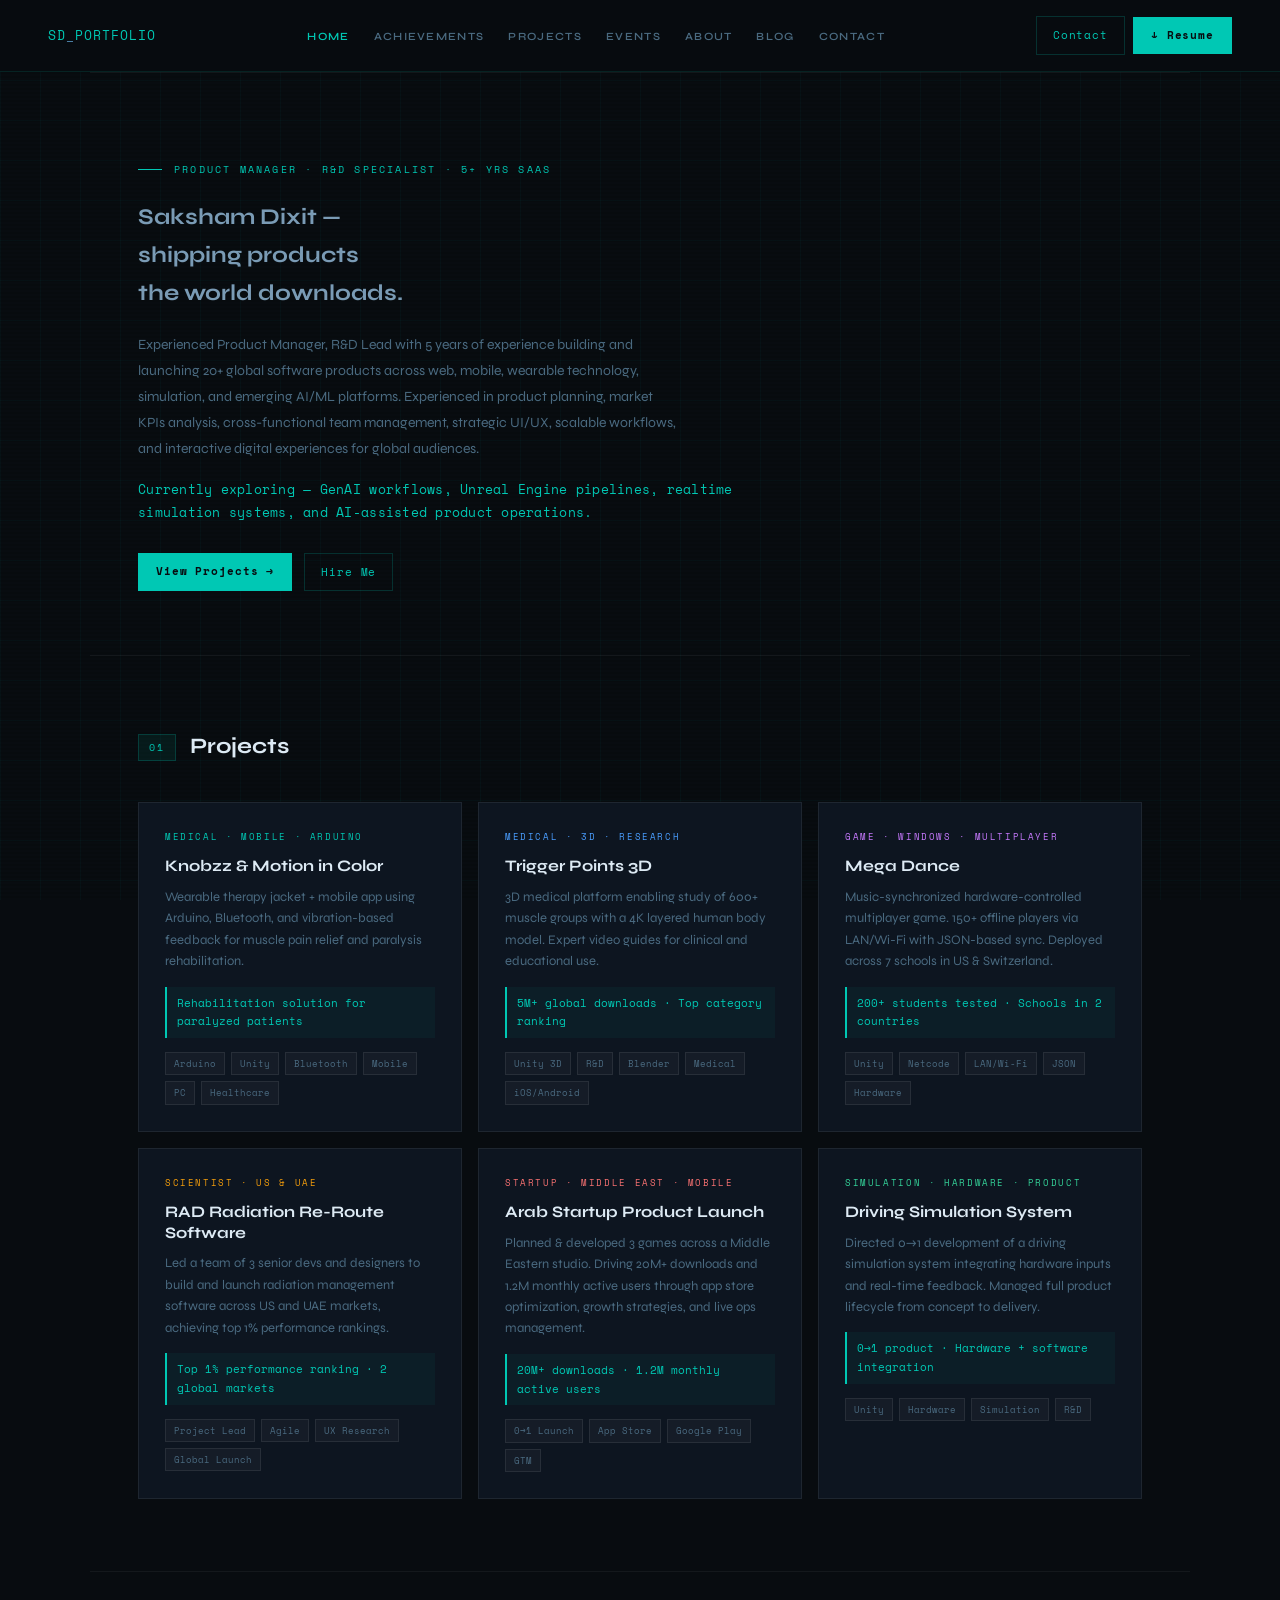
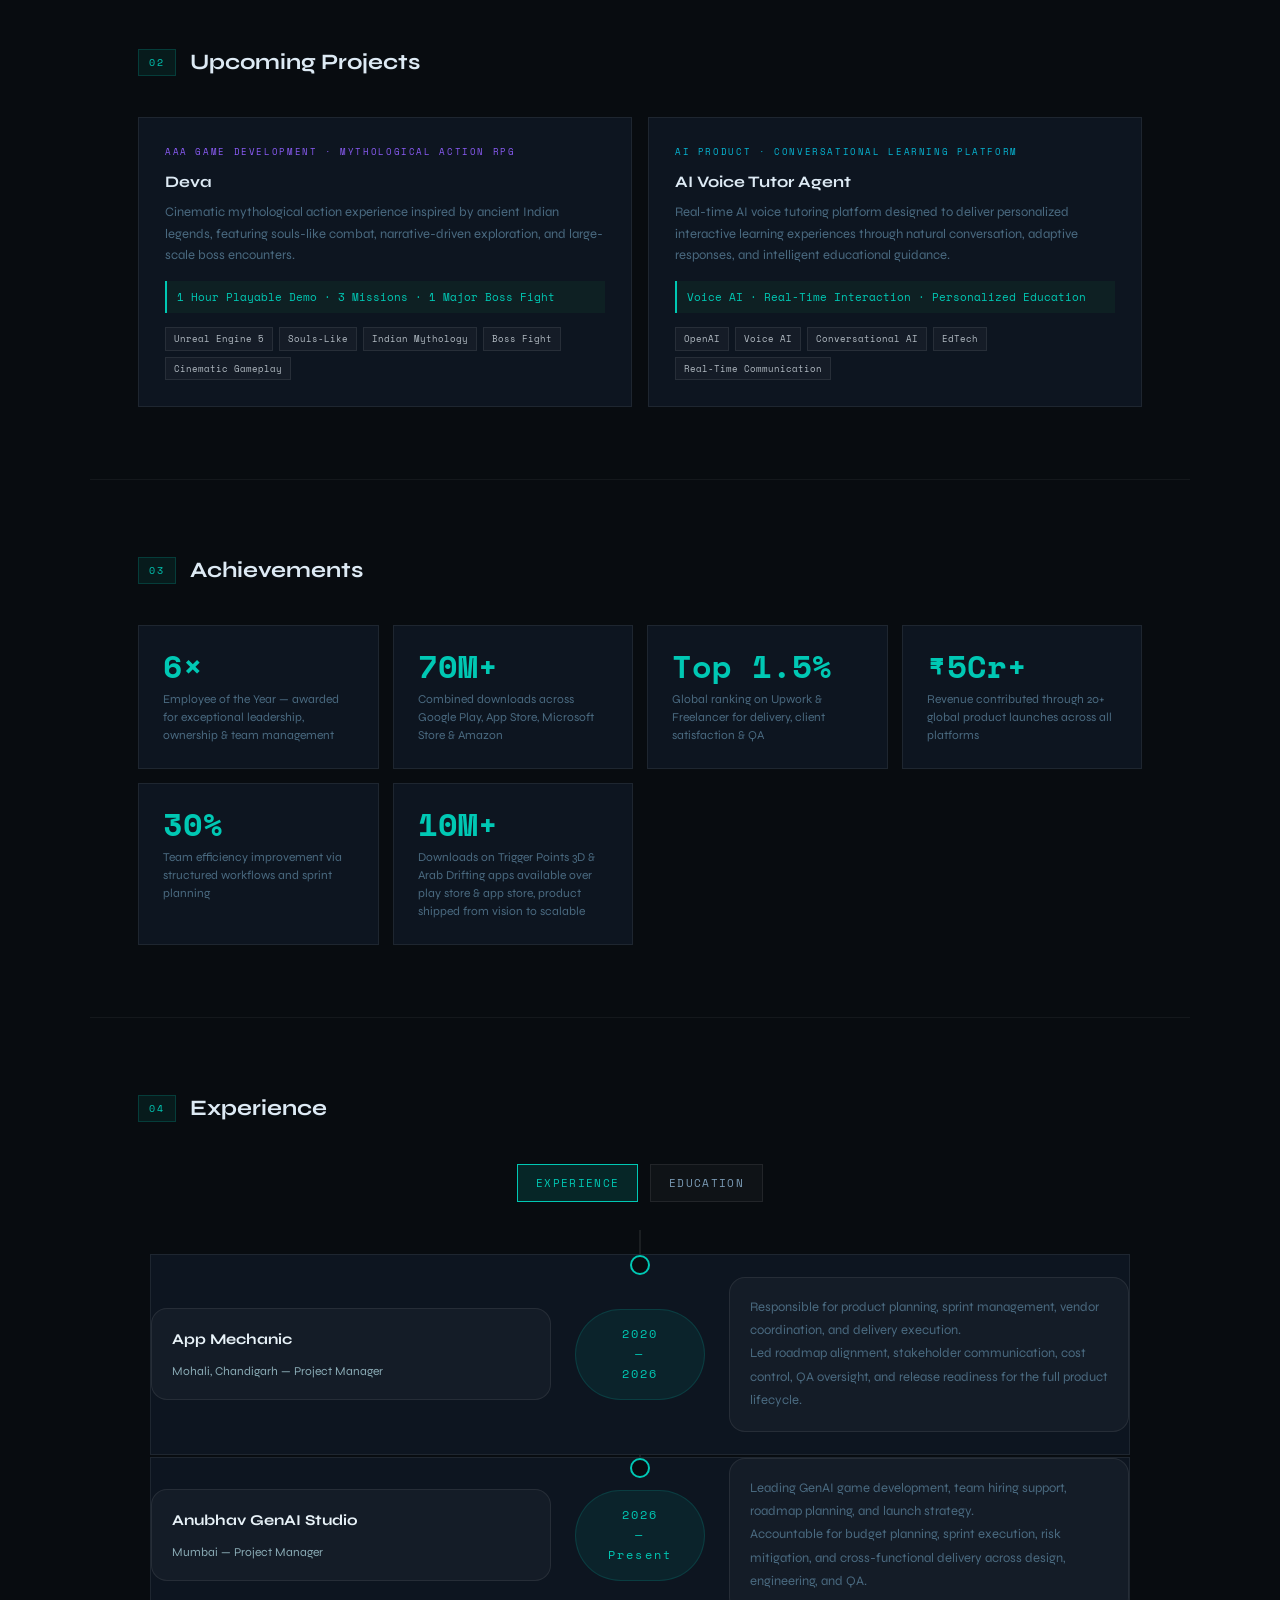
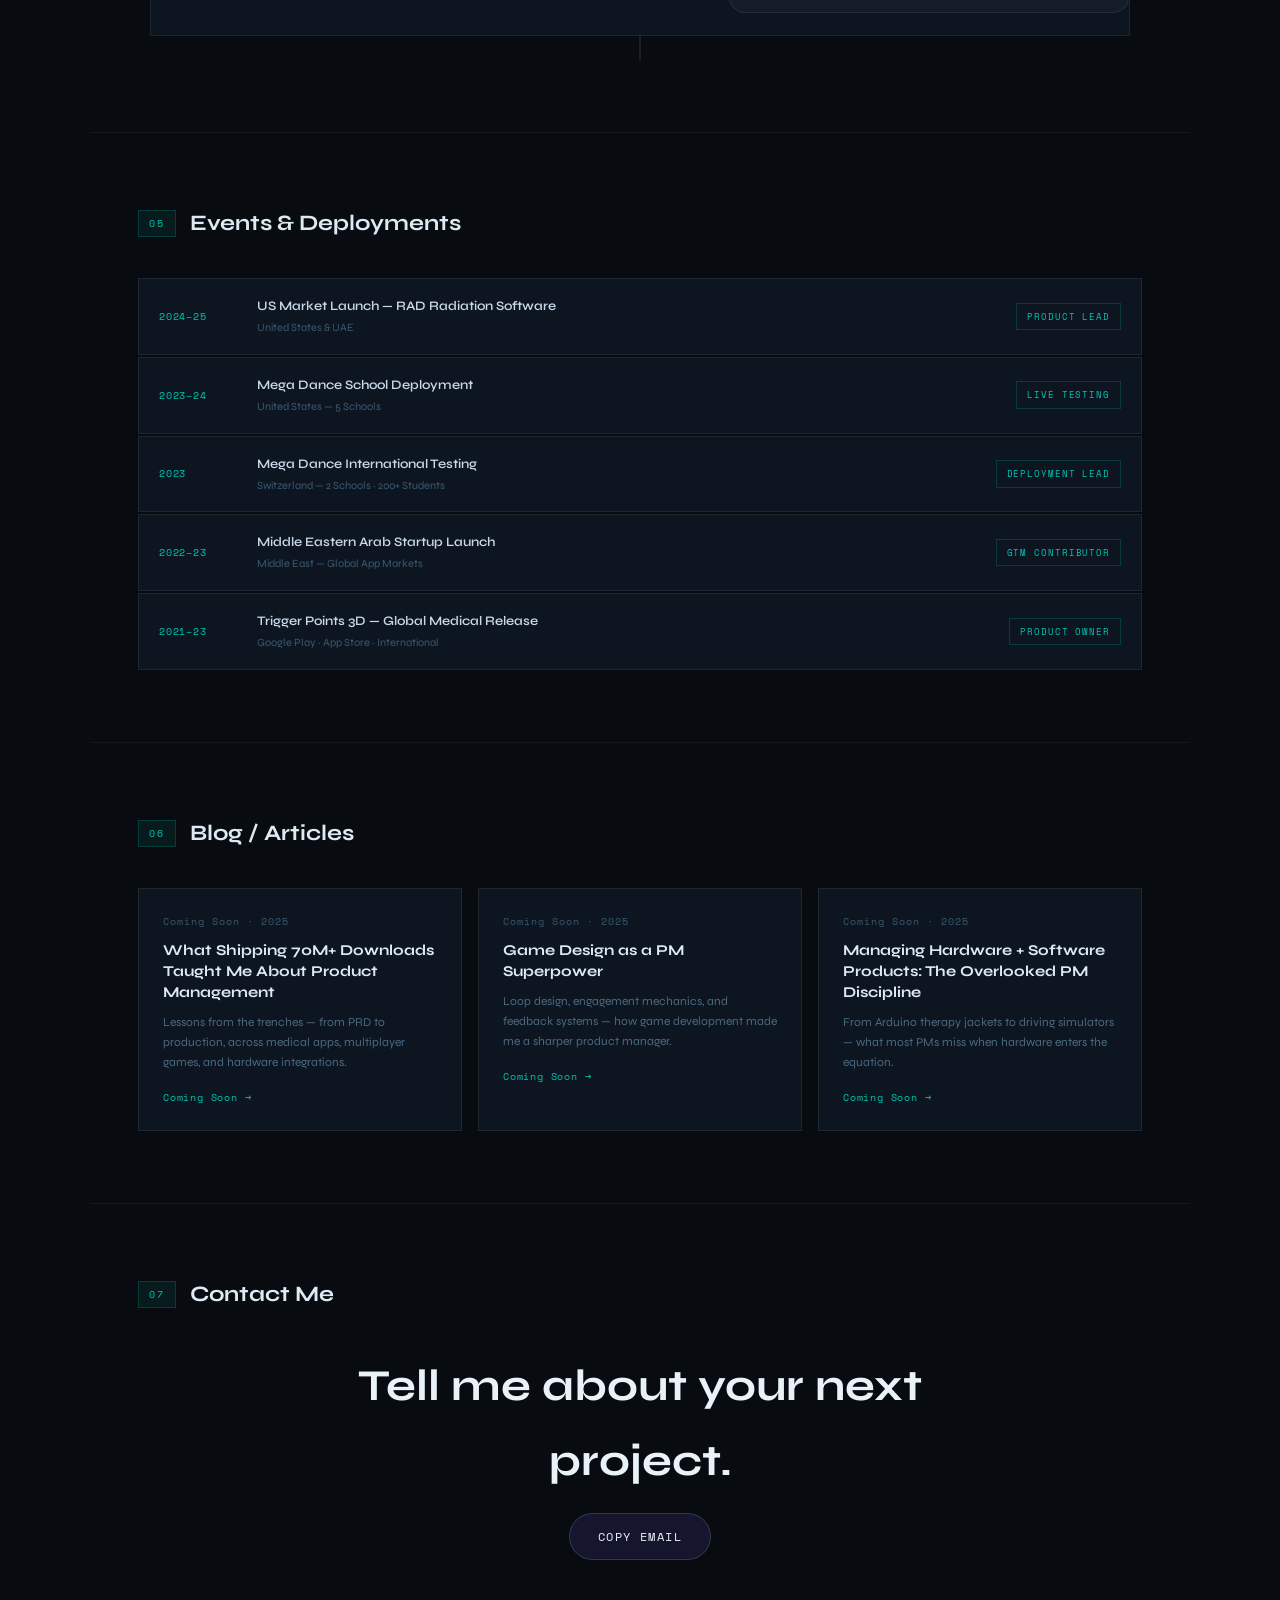
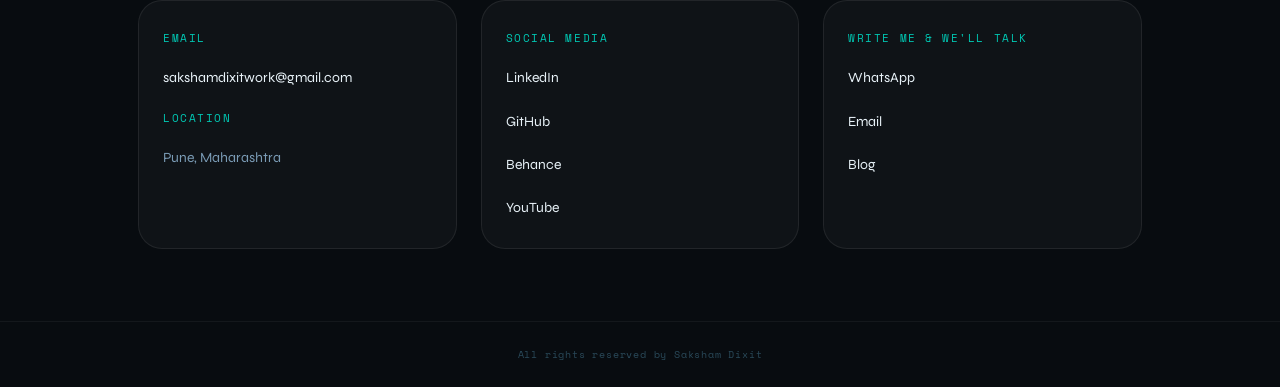
<file: index.html>
<!DOCTYPE html>
<html lang="en">
<head>
  <meta charset="UTF-8" />
  <meta name="viewport" content="width=device-width, initial-scale=1.0" />
  <title>Saksham Dixit — Project Manager & Unity R&D Lead</title>
  <meta name="description" content="Portfolio of Saksham Dixit — Experienced Project Manager, R&D Lead, and Game Developer with 70M+ downloads and 20+ global products shipped." />
  <link rel="preconnect" href="https://fonts.googleapis.com" />
  <link rel="preconnect" href="https://fonts.gstatic.com" crossorigin />
  <link href="https://fonts.googleapis.com/css2?family=Space+Mono:wght@400;700&family=Syne:wght@400;600;700;800&display=swap" rel="stylesheet" />
  <link rel="stylesheet" href="css/style.css" />
</head>
<body>

  <!-- BACKGROUND LAYERS -->
  <div class="grid-bg" aria-hidden="true"></div>
  <div class="scanline" aria-hidden="true"></div>

  <!-- NAVIGATION -->
  <nav id="navbar">
    <div class="logo">SD<span>_</span>PORTFOLIO</div>
    <button class="hamburger" id="hamburger" aria-label="Toggle menu">
      <span></span><span></span><span></span>
    </button>
    <ul class="nav-links" id="nav-links">
      <li><a href="#home">Home</a></li>
      <li><a href="#achievements">Achievements</a></li>
      <li><a href="#projects">Projects</a></li>
      
      <li><a href="#events">Events</a></li>
      <li><a href="#about">About</a></li>
      <li><a href="#blog">Blog</a></li>
      <li><a href="#contact">Contact</a></li>
    </ul>
    <div class="nav-ctas">
      <a href="#contact" class="btn-ghost">Contact</a>
      <a href="resume-pm.pdf" download class="btn-solid">↓ Resume</a>
    </div>
  </nav>

  <main>

    <!-- HERO -->
    <section class="hero" id="home">
      <div class="hero-tag">Product Manager · R&amp;D Specialist · 5+ Yrs SaaS</div>
      <h2>Saksham Dixit —<br>shipping products <br>the world downloads.</h2>
      <p class="hero-sub">
Experienced Product Manager, R&amp;D Lead with 5 years of experience building and launching 20+ global software products across web, mobile, wearable technology, simulation, and emerging AI/ML platforms. Experienced in product planning, market KPIs analysis, cross-functional team management, strategic UI/UX, scalable workflows, and interactive digital experiences for global audiences.
</p>
      <div class="currently">Currently exploring — GenAI workflows, Unreal Engine pipelines, realtime simulation systems, and AI-assisted product operations.</div>
      <div class="hero-ctas">
        <a href="#projects" class="btn-solid">View Projects →</a>
        <a href="#contact" class="btn-ghost">Hire Me</a>
      </div>
    
    </section>

    <!-- PROJECTS -->
    <section id="projects">
      <div class="sec-header">
        <span class="sec-tag">01</span>
        <span class="sec-title">Projects</span>
      </div>
      <div class="proj-grid">

        <div class="proj-card" data-project-id="knobzz-motion" tabindex="0" role="link" style="--a:#00c8b4;">
          <div class="proj-type">Medical · Mobile · Arduino</div>
          <div class="proj-title">Knobzz &amp; Motion in Color</div>
          <div class="proj-desc">Wearable therapy jacket + mobile app using Arduino, Bluetooth, and vibration-based feedback for muscle pain relief and paralysis rehabilitation.</div>
          <div class="proj-metric">Rehabilitation solution for paralyzed patients</div>
          <div class="tags">
            <span class="tag">Arduino</span><span class="tag">Unity</span><span class="tag">Bluetooth</span><span class="tag">Mobile</span><span class="tag">PC</span><span class="tag">Healthcare</span>
          </div>
        </div>

        <div class="proj-card" data-project-id="trigger-points-3d" tabindex="0" role="link" style="--a:#4a9eff;">
          <div class="proj-type">Medical · 3D · Research</div>
          <div class="proj-title">Trigger Points 3D</div>
          <div class="proj-desc">3D medical platform enabling study of 600+ muscle groups with a 4K layered human body model. Expert video guides for clinical and educational use.</div>
          <div class="proj-metric">5M+ global downloads · Top category ranking</div>
          <div class="tags">
            <span class="tag">Unity 3D</span><span class="tag">R&D</span><span class="tag">Blender</span><span class="tag">Medical</span><span class="tag">iOS/Android</span>
          </div>
        </div>

        <div class="proj-card" data-project-id="mega-dance" tabindex="0" role="link" style="--a:#c87aff;">
          <div class="proj-type">Game · Windows · Multiplayer</div>
          <div class="proj-title">Mega Dance</div>
          <div class="proj-desc">Music-synchronized hardware-controlled multiplayer game. 150+ offline players via LAN/Wi-Fi with JSON-based sync. Deployed across 7 schools in US &amp; Switzerland.</div>
          <div class="proj-metric">200+ students tested · Schools in 2 countries</div>
          <div class="tags">
            <span class="tag">Unity</span><span class="tag">Netcode</span><span class="tag">LAN/Wi-Fi</span><span class="tag">JSON</span><span class="tag">Hardware</span>
          </div>
        </div>

        <div class="proj-card" data-project-id="rad-radiation" tabindex="0" role="link" style="--a:#f59e0b;">
          <div class="proj-type">Scientist · US &amp; UAE</div>
          <div class="proj-title">RAD Radiation Re-Route Software</div>
          <div class="proj-desc">Led a team of 3 senior devs and designers to build and launch radiation management software across US and UAE markets, achieving top 1% performance rankings.</div>
          <div class="proj-metric">Top 1% performance ranking · 2 global markets</div>
          <div class="tags">
            <span class="tag">Project Lead</span><span class="tag">Agile</span><span class="tag">UX Research</span><span class="tag">Global Launch</span>
          </div>
        </div>

        <div class="proj-card" data-project-id="arab-startup" tabindex="0" role="link" style="--a:#f87171;">
          <div class="proj-type">Startup · Middle East · Mobile</div>
          <div class="proj-title">Arab Startup Product Launch</div>
          <div class="proj-desc">Planned & developed 3 games across a Middle Eastern studio. Driving 20M+ downloads and 1.2M monthly active users through app store optimization, growth strategies, and live ops management.</div>
          <div class="proj-metric">20M+ downloads · 1.2M monthly active users</div>
          <div class="tags">
            <span class="tag">0→1 Launch</span><span class="tag">App Store</span><span class="tag">Google Play</span><span class="tag">GTM</span>
          </div>
        </div>

        <div class="proj-card" data-project-id="driving-sim" tabindex="0" role="link" style="--a:#34d399;">
          <div class="proj-type">Simulation · Hardware · Product</div>
          <div class="proj-title">Driving Simulation System</div>
          <div class="proj-desc">Directed 0→1 development of a driving simulation system integrating hardware inputs and real-time feedback. Managed full product lifecycle from concept to delivery.</div>
          <div class="proj-metric">0→1 product · Hardware + software integration</div>
          <div class="tags">
            <span class="tag">Unity</span><span class="tag">Hardware</span><span class="tag">Simulation</span><span class="tag">R&D</span>
          </div>
        </div>

      </div>
    </section>

    <!-- UPCOMING PROJECTS -->
    <section id="upcoming-projects">
      <div class="sec-header">
        <span class="sec-tag">02</span>
        <span class="sec-title">Upcoming Projects</span>
      </div>

      <div class="proj-grid">
        <div class="proj-card upcoming" data-project-id="deva" tabindex="0" role="link" style="--a:#8b5cf6;">
          <div class="proj-type">AAA Game Development · Mythological Action RPG</div>
          <div class="proj-title">Deva</div>
          <div class="proj-desc">Cinematic mythological action experience inspired by ancient Indian legends, featuring souls-like combat, narrative-driven exploration, and large-scale boss encounters.</div>
          <div class="proj-metric">1 Hour Playable Demo · 3 Missions · 1 Major Boss Fight</div>
          <div class="tags">
            <span class="tag">Unreal Engine 5</span><span class="tag">Souls-Like</span><span class="tag">Indian Mythology</span><span class="tag">Boss Fight</span><span class="tag">Cinematic Gameplay</span>
          </div>
        </div>

        <div class="proj-card upcoming" data-project-id="ai-voice-tutor" tabindex="0" role="link" style="--a:#06b6d4;">
          <div class="proj-type">AI Product · Conversational Learning Platform</div>
          <div class="proj-title">AI Voice Tutor Agent</div>
          <div class="proj-desc">Real-time AI voice tutoring platform designed to deliver personalized interactive learning experiences through natural conversation, adaptive responses, and intelligent educational guidance.</div>
          <div class="proj-metric">Voice AI · Real-Time Interaction · Personalized Education</div>
          <div class="tags">
            <span class="tag">OpenAI</span><span class="tag">Voice AI</span><span class="tag">Conversational AI</span><span class="tag">EdTech</span><span class="tag">Real-Time Communication</span>
          </div>
        </div>
      </div>
    </section>

    <!-- ACHIEVEMENTS -->
    <section id="achievements">
      <div class="sec-header">
        <span class="sec-tag">03</span>
        <span class="sec-title">Achievements</span>
      </div>
      <div class="achieve-grid">
        <div class="achieve-card">
          <div class="achieve-num">6×</div>
          <div class="achieve-label">Employee of the Year — awarded for exceptional leadership, ownership &amp; team management</div>
        </div>
        <div class="achieve-card">
          <div class="achieve-num">70M+</div>
          <div class="achieve-label">Combined downloads across Google Play, App Store, Microsoft Store &amp; Amazon</div>
        </div>
        <div class="achieve-card">
          <div class="achieve-num">Top 1.5%</div>
          <div class="achieve-label">Global ranking on Upwork &amp; Freelancer for delivery, client satisfaction &amp; QA</div>
        </div>
        <div class="achieve-card">
          <div class="achieve-num">₹5Cr+</div>
          <div class="achieve-label">Revenue contributed through 20+ global product launches across all platforms</div>
        </div>
        <div class="achieve-card">
          <div class="achieve-num">30%</div>
          <div class="achieve-label">Team efficiency improvement via structured workflows and sprint planning</div>
        </div>
        <div class="achieve-card">
          <div class="achieve-num">10M+</div>
          <div class="achieve-label">Downloads on Trigger Points 3D & Arab Drifting apps available over play store & app store, product shipped from vision to scalable</div>
        </div>
      </div>
    </section>

    <!-- WORK EXPERIENCE -->
    <section id="about">
      <div class="sec-header">
        <span class="sec-tag">04</span>
        <span class="sec-title">Experience</span>
      </div>

      <div class="tab-panel">
        <div class="tabs" role="tablist">
          <button class="tab active" data-target="tab-experience" type="button" role="tab" aria-selected="true">Experience</button>
          <button class="tab" data-target="tab-education" type="button" role="tab" aria-selected="false">Education</button>
        </div>

        <div class="tab-content active" id="tab-experience">
          <div class="events-list">
            <div class="event-row">
              <div class="event-info">
                <div class="event-name">App Mechanic</div>
                <div class="event-loc">Mohali, Chandigarh — Project Manager</div>
              </div>
              <div class="event-year">2020<br>—<br>2026</div>
              <div class="event-desc">
                <p>Responsible for product planning, sprint management, vendor coordination, and delivery execution.</p>
                <p>Led roadmap alignment, stakeholder communication, cost control, QA oversight, and release readiness for the full product lifecycle.</p>
              </div>
            </div>
            <div class="event-row">
              <div class="event-info">
                <div class="event-name">Anubhav GenAI Studio</div>
                <div class="event-loc">Mumbai — Project Manager</div>
              </div>
              <div class="event-year">2026<br>—<br>Present</div>
              <div class="event-desc">
                <p>Leading GenAI game development, team hiring support, roadmap planning, and launch strategy.</p>
                <p>Accountable for budget planning, sprint execution, risk mitigation, and cross-functional delivery across design, engineering, and QA.</p>
              </div>
            </div>
          </div>
        </div>

        <div class="tab-content" id="tab-education">
          <div class="events-list">
            <div class="event-row">
              <div class="event-info">
                <div class="event-name">BCA</div>
                <div class="event-loc">Focus on software development, systems, and digital product concepts.</div>
              </div>
              <div class="event-year">2019–2021</div>
              <div class="event-desc">Undergraduate coursework with practical experience in programming, networking, and application development.</div>
            </div>
            <div class="event-row">
              <div class="event-info">
                <div class="event-name">Agile Product Management</div>
                <div class="event-loc">Certification in Agile frameworks and product delivery.</div>
              </div>
              <div class="event-year">2022</div>
              <div class="event-desc">Formal training in roadmapping, stakeholder communication, and sprint planning.</div>
            </div>
          </div>
        </div>
      </div>
    </section>

    <!-- EVENTS -->
    <section id="events">
      <div class="sec-header">
        <span class="sec-tag">05</span>
        <span class="sec-title">Events &amp; Deployments</span>
      </div>
      <div class="events-list">
        <div class="event-row">
          <div class="event-year">2024–25</div>
          <div class="event-info">
            <div class="event-name">US Market Launch — RAD Radiation Software</div>
            <div class="event-loc">United States &amp; UAE</div>
          </div>
          <div class="ebadge">Product Lead</div>
        </div>
        <div class="event-row">
          <div class="event-year">2023–24</div>
          <div class="event-info">
            <div class="event-name">Mega Dance School Deployment</div>
            <div class="event-loc">United States — 5 Schools</div>
          </div>
          <div class="ebadge">Live Testing</div>
        </div>
        <div class="event-row">
          <div class="event-year">2023</div>
          <div class="event-info">
            <div class="event-name">Mega Dance International Testing</div>
            <div class="event-loc">Switzerland — 2 Schools · 200+ Students</div>
          </div>
          <div class="ebadge">Deployment Lead</div>
        </div>
        <div class="event-row">
          <div class="event-year">2022–23</div>
          <div class="event-info">
            <div class="event-name">Middle Eastern Arab Startup Launch</div>
            <div class="event-loc">Middle East — Global App Markets</div>
          </div>
          <div class="ebadge">GTM Contributor</div>
        </div>
        <div class="event-row">
          <div class="event-year">2021–23</div>
          <div class="event-info">
            <div class="event-name">Trigger Points 3D — Global Medical Release</div>
            <div class="event-loc">Google Play · App Store · International</div>
          </div>
          <div class="ebadge">Product Owner</div>
        </div>
      </div>
    </section>

    <!-- BLOG -->
    <section id="blog">
      <div class="sec-header">
        <span class="sec-tag">06</span>
        <span class="sec-title">Blog / Articles</span>
      </div>
      <div class="blog-grid">
        <div class="blog-card">
          <div class="blog-date">Coming Soon · 2025</div>
          <div class="blog-title">What Shipping 70M+ Downloads Taught Me About Product Management</div>
          <div class="blog-excerpt">Lessons from the trenches — from PRD to production, across medical apps, multiplayer games, and hardware integrations.</div>
          <div class="read-more">Coming Soon →</div>
        </div>
        <div class="blog-card">
          <div class="blog-date">Coming Soon · 2025</div>
          <div class="blog-title">Game Design as a PM Superpower</div>
          <div class="blog-excerpt">Loop design, engagement mechanics, and feedback systems — how game development made me a sharper product manager.</div>
          <div class="read-more">Coming Soon →</div>
        </div>
        <div class="blog-card">
          <div class="blog-date">Coming Soon · 2025</div>
          <div class="blog-title">Managing Hardware + Software Products: The Overlooked PM Discipline</div>
          <div class="blog-excerpt">From Arduino therapy jackets to driving simulators — what most PMs miss when hardware enters the equation.</div>
          <div class="read-more">Coming Soon →</div>
        </div>
      </div>
    </section>

    <!-- CONTACT -->
    <section id="contact">
      <div class="sec-header">
        <span class="sec-tag">07</span>
        <span class="sec-title">Contact Me</span>
      </div>
      <div class="contact-hero">
        <h2>Tell me about your next project.</h2>
        <button class="btn-copy-email" type="button" data-email="sakshamdixitwork@gmail.com">Copy email</button>
      </div>
      <div class="contact-grid">
        <div class="contact-card">
          <div class="card-title">Email</div>
          <a href="mailto:sakshamdixitwork@gmail.com" class="card-link">sakshamdixitwork@gmail.com</a>
          <div class="card-title">Location</div>
          <div class="card-text">Pune, Maharashtra</div>
        </div>
        <div class="contact-card">
          <div class="card-title">Social Media</div>
          <a href="www.linkedin.com/in/sakshamdixitwork" target="_blank" class="card-link">LinkedIn</a>
          <a href="https://github.com/sakshamdixitwork" target="_blank" class="card-link">GitHub</a>
          <a href="https://www.behance.net/sakshamdixit4" target="_blank" class="card-link">Behance</a>
          <a href="https://www.youtube.com/@sakshamdixit3994" target="_blank" class="card-link">YouTube</a>
        </div>
        <div class="contact-card">
          <div class="card-title">Write Me &amp; We'll Talk</div>
          <a href="https://wa.me/918319196139" target="_blank" class="card-link">WhatsApp</a>
          <a href="mailto:sakshamdixitwork@gmail.com" class="card-link">Email</a>
          <a href="#blog" class="card-link">Blog</a>
        </div>
      </div>
    </section>

  </main>

  <footer>
    <div class="footer-copy">All rights reserved by Saksham Dixit</div>
  </footer>

  <script src="js/main.js"></script>
</body>
</html>
</file>
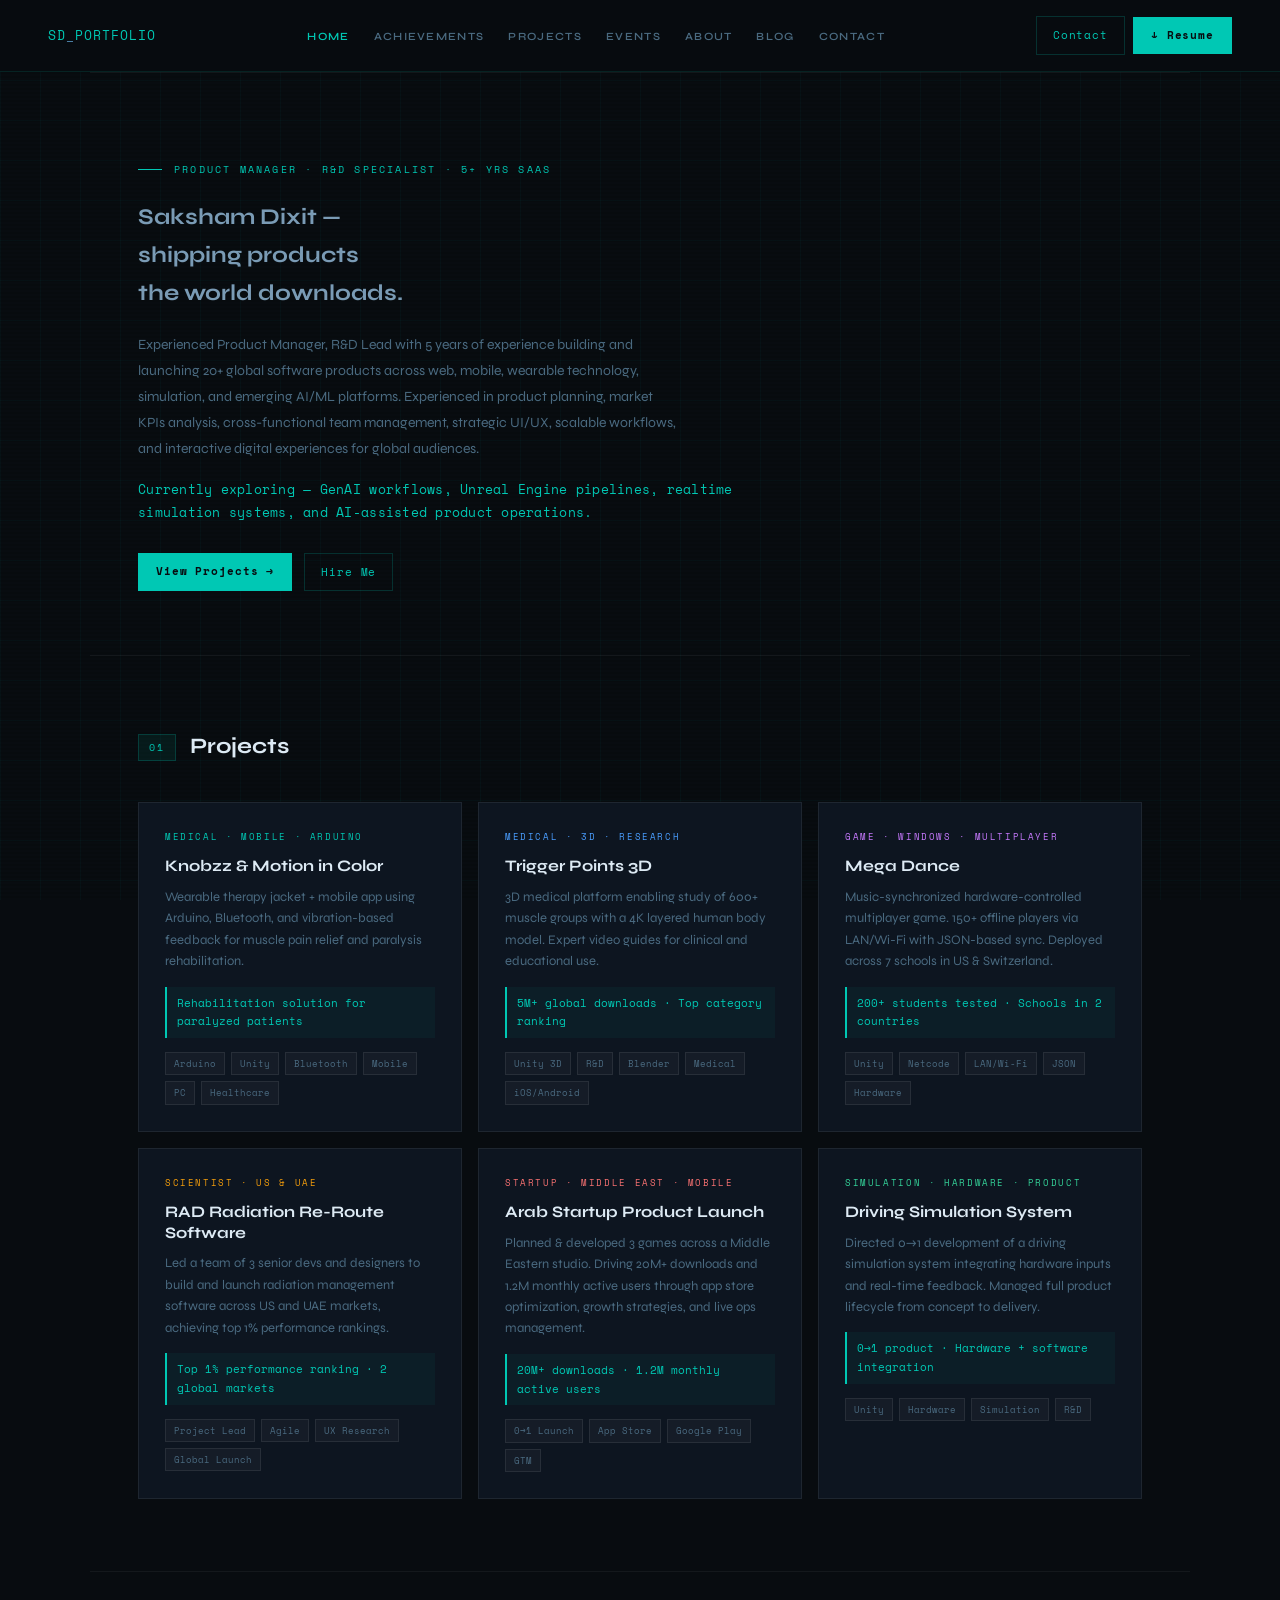
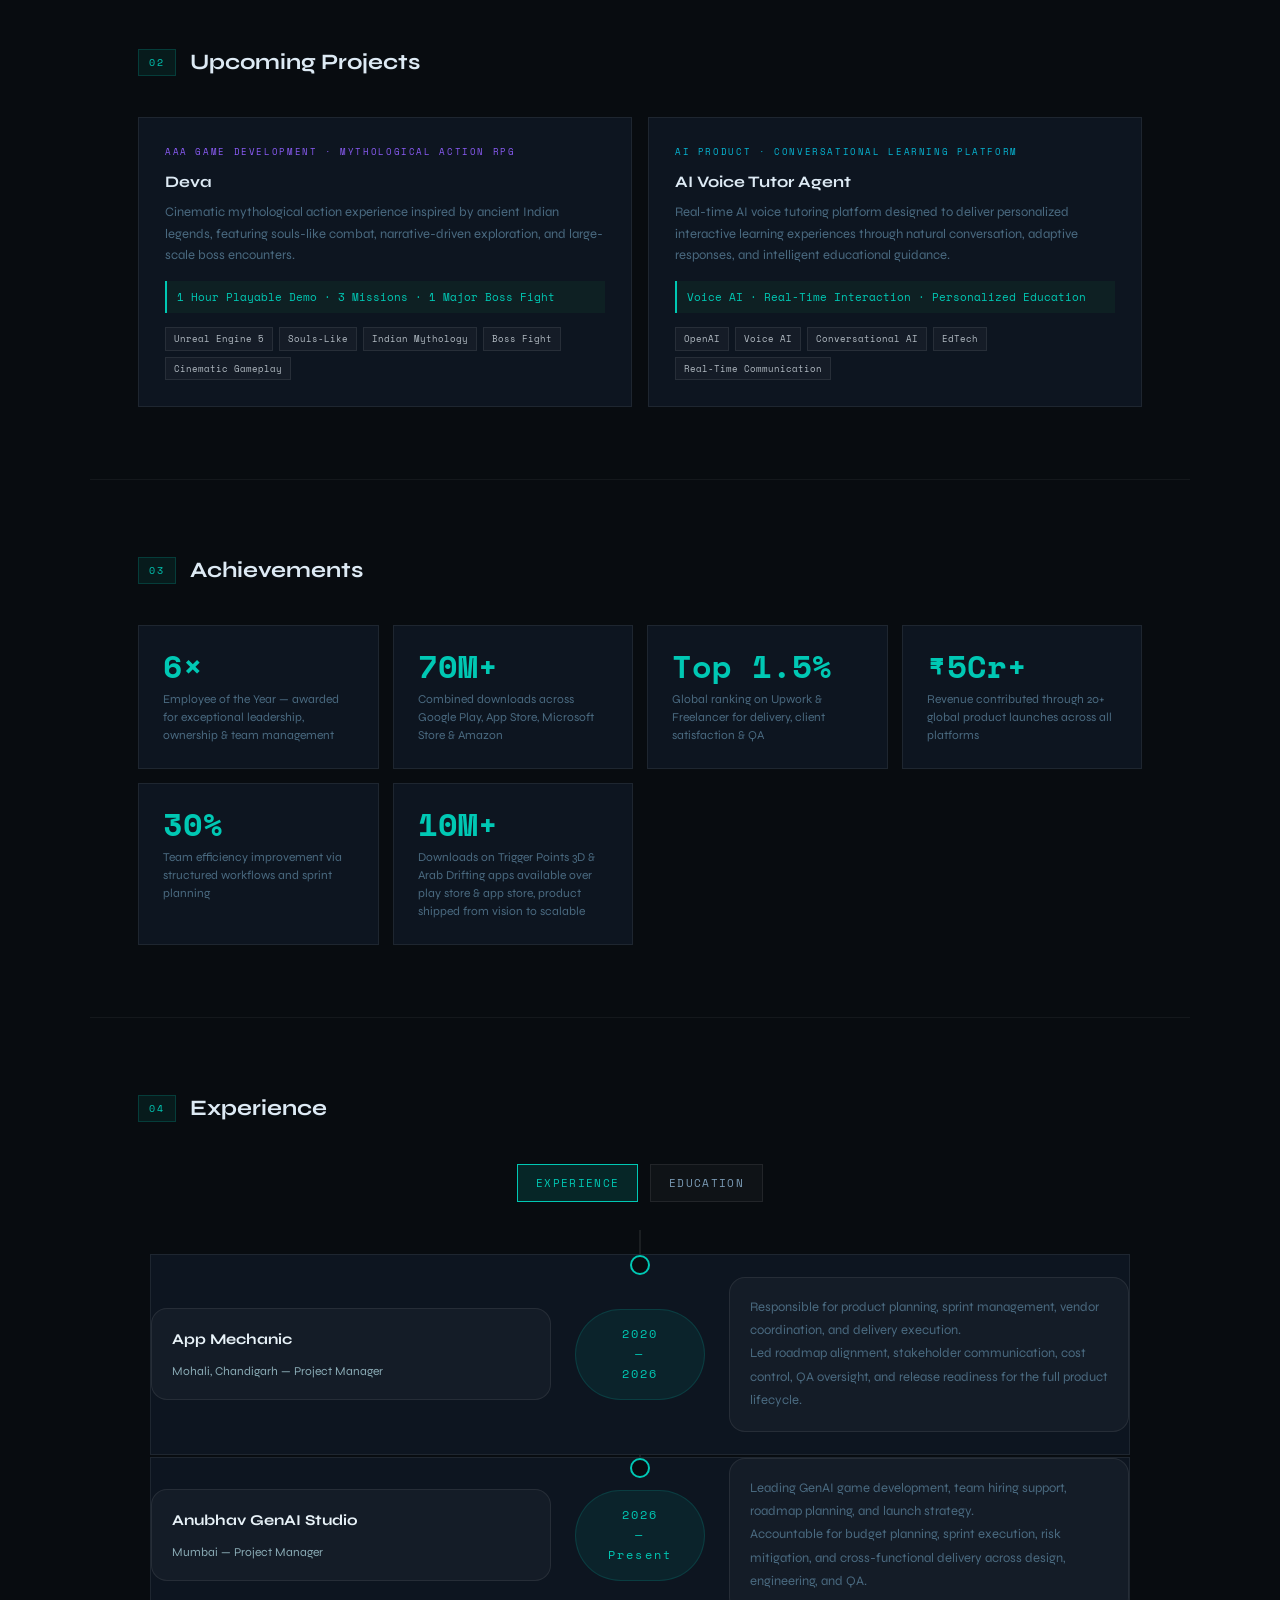
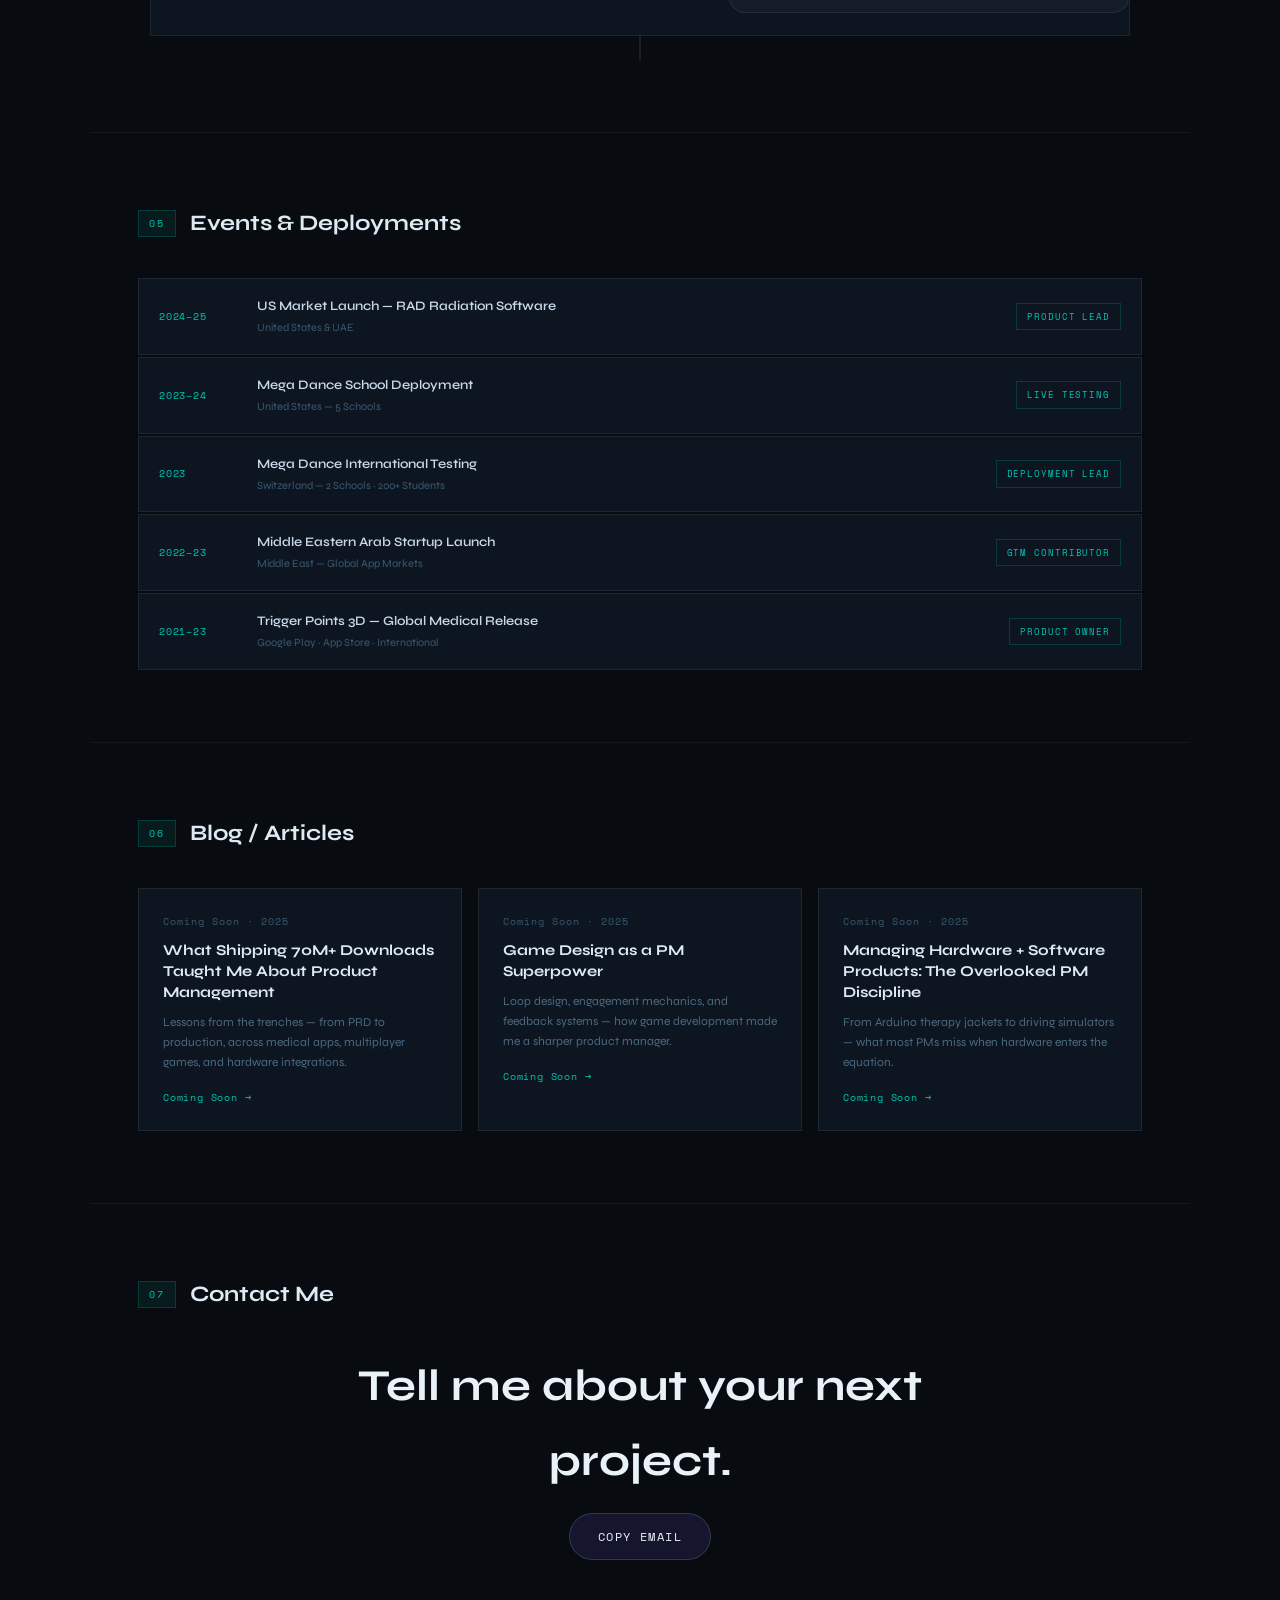
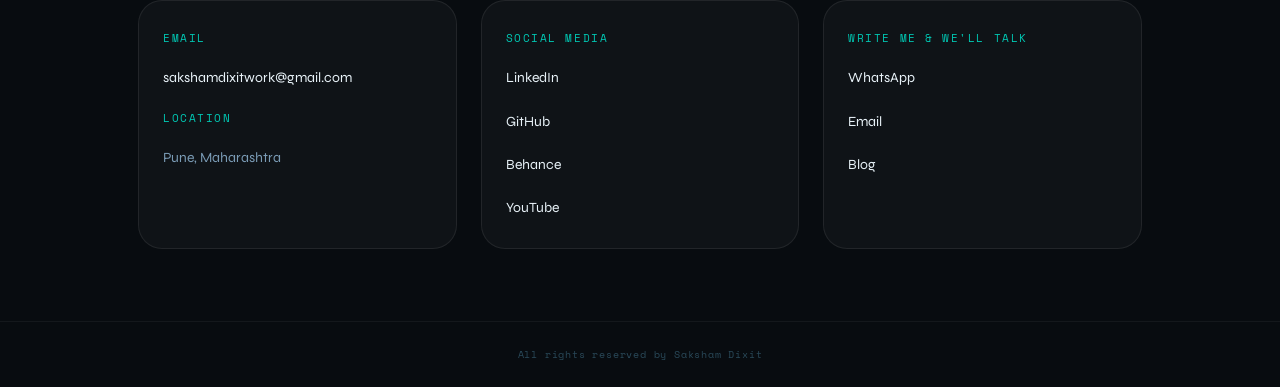
<file: SakshamDixit-Portfolio-Website/index.html>
<!DOCTYPE html>
<html lang="en">
<head>
  <meta charset="UTF-8" />
  <meta name="viewport" content="width=device-width, initial-scale=1.0" />
  <title>Saksham Dixit — Project Manager & Unity R&D Lead</title>
  <meta name="description" content="Portfolio of Saksham Dixit — Experienced Project Manager, R&D Lead, and Game Developer with 70M+ downloads and 20+ global products shipped." />
  <link rel="preconnect" href="https://fonts.googleapis.com" />
  <link rel="preconnect" href="https://fonts.gstatic.com" crossorigin />
  <link href="https://fonts.googleapis.com/css2?family=Space+Mono:wght@400;700&family=Syne:wght@400;600;700;800&display=swap" rel="stylesheet" />
  <link rel="stylesheet" href="css/style.css" />
</head>
<body>

  <!-- BACKGROUND LAYERS -->
  <div class="grid-bg" aria-hidden="true"></div>
  <div class="scanline" aria-hidden="true"></div>

  <!-- NAVIGATION -->
  <nav id="navbar">
    <div class="logo">SD<span>_</span>PORTFOLIO</div>
    <button class="hamburger" id="hamburger" aria-label="Toggle menu">
      <span></span><span></span><span></span>
    </button>
    <ul class="nav-links" id="nav-links">
      <li><a href="#home">Home</a></li>
      <li><a href="#achievements">Achievements</a></li>
      <li><a href="#projects">Projects</a></li>
      
      <li><a href="#events">Events</a></li>
      <li><a href="#about">About</a></li>
      <li><a href="#blog">Blog</a></li>
      <li><a href="#contact">Contact</a></li>
    </ul>
    <div class="nav-ctas">
      <a href="#contact" class="btn-ghost">Contact</a>
      <a href="resume-pm.pdf" download class="btn-solid">↓ Resume</a>
    </div>
  </nav>

  <main>

    <!-- HERO -->
    <section class="hero" id="home">
      <div class="hero-tag">Product Manager · R&amp;D Specialist · 5+ Yrs SaaS</div>
      <h2>Saksham Dixit —<br>shipping products <br>the world downloads.</h2>
      <p class="hero-sub">
Experienced Product Manager, R&amp;D Lead with 5 years of experience building and launching 20+ global software products across web, mobile, wearable technology, simulation, and emerging AI/ML platforms. Experienced in product planning, market KPIs analysis, cross-functional team management, strategic UI/UX, scalable workflows, and interactive digital experiences for global audiences.
</p>
      <div class="currently">Currently exploring — GenAI workflows, Unreal Engine pipelines, realtime simulation systems, and AI-assisted product operations.</div>
      <div class="hero-ctas">
        <a href="#projects" class="btn-solid">View Projects →</a>
        <a href="#contact" class="btn-ghost">Hire Me</a>
      </div>
    
    </section>

    <!-- PROJECTS -->
    <section id="projects">
      <div class="sec-header">
        <span class="sec-tag">01</span>
        <span class="sec-title">Projects</span>
      </div>
      <div class="proj-grid">

        <div class="proj-card" data-project-id="knobzz-motion" tabindex="0" role="link" style="--a:#00c8b4;">
          <div class="proj-type">Medical · Mobile · Arduino</div>
          <div class="proj-title">Knobzz &amp; Motion in Color</div>
          <div class="proj-desc">Wearable therapy jacket + mobile app using Arduino, Bluetooth, and vibration-based feedback for muscle pain relief and paralysis rehabilitation.</div>
          <div class="proj-metric">Rehabilitation solution for paralyzed patients</div>
          <div class="tags">
            <span class="tag">Arduino</span><span class="tag">Unity</span><span class="tag">Bluetooth</span><span class="tag">Mobile</span><span class="tag">PC</span><span class="tag">Healthcare</span>
          </div>
        </div>

        <div class="proj-card" data-project-id="trigger-points-3d" tabindex="0" role="link" style="--a:#4a9eff;">
          <div class="proj-type">Medical · 3D · Research</div>
          <div class="proj-title">Trigger Points 3D</div>
          <div class="proj-desc">3D medical platform enabling study of 600+ muscle groups with a 4K layered human body model. Expert video guides for clinical and educational use.</div>
          <div class="proj-metric">5M+ global downloads · Top category ranking</div>
          <div class="tags">
            <span class="tag">Unity 3D</span><span class="tag">R&D</span><span class="tag">Blender</span><span class="tag">Medical</span><span class="tag">iOS/Android</span>
          </div>
        </div>

        <div class="proj-card" data-project-id="mega-dance" tabindex="0" role="link" style="--a:#c87aff;">
          <div class="proj-type">Game · Windows · Multiplayer</div>
          <div class="proj-title">Mega Dance</div>
          <div class="proj-desc">Music-synchronized hardware-controlled multiplayer game. 150+ offline players via LAN/Wi-Fi with JSON-based sync. Deployed across 7 schools in US &amp; Switzerland.</div>
          <div class="proj-metric">200+ students tested · Schools in 2 countries</div>
          <div class="tags">
            <span class="tag">Unity</span><span class="tag">Netcode</span><span class="tag">LAN/Wi-Fi</span><span class="tag">JSON</span><span class="tag">Hardware</span>
          </div>
        </div>

        <div class="proj-card" data-project-id="rad-radiation" tabindex="0" role="link" style="--a:#f59e0b;">
          <div class="proj-type">Scientist · US &amp; UAE</div>
          <div class="proj-title">RAD Radiation Re-Route Software</div>
          <div class="proj-desc">Led a team of 3 senior devs and designers to build and launch radiation management software across US and UAE markets, achieving top 1% performance rankings.</div>
          <div class="proj-metric">Top 1% performance ranking · 2 global markets</div>
          <div class="tags">
            <span class="tag">Project Lead</span><span class="tag">Agile</span><span class="tag">UX Research</span><span class="tag">Global Launch</span>
          </div>
        </div>

        <div class="proj-card" data-project-id="arab-startup" tabindex="0" role="link" style="--a:#f87171;">
          <div class="proj-type">Startup · Middle East · Mobile</div>
          <div class="proj-title">Arab Startup Product Launch</div>
          <div class="proj-desc">Planned & developed 3 games across a Middle Eastern studio. Driving 20M+ downloads and 1.2M monthly active users through app store optimization, growth strategies, and live ops management.</div>
          <div class="proj-metric">20M+ downloads · 1.2M monthly active users</div>
          <div class="tags">
            <span class="tag">0→1 Launch</span><span class="tag">App Store</span><span class="tag">Google Play</span><span class="tag">GTM</span>
          </div>
        </div>

        <div class="proj-card" data-project-id="driving-sim" tabindex="0" role="link" style="--a:#34d399;">
          <div class="proj-type">Simulation · Hardware · Product</div>
          <div class="proj-title">Driving Simulation System</div>
          <div class="proj-desc">Directed 0→1 development of a driving simulation system integrating hardware inputs and real-time feedback. Managed full product lifecycle from concept to delivery.</div>
          <div class="proj-metric">0→1 product · Hardware + software integration</div>
          <div class="tags">
            <span class="tag">Unity</span><span class="tag">Hardware</span><span class="tag">Simulation</span><span class="tag">R&D</span>
          </div>
        </div>

      </div>
    </section>

    <!-- UPCOMING PROJECTS -->
    <section id="upcoming-projects">
      <div class="sec-header">
        <span class="sec-tag">02</span>
        <span class="sec-title">Upcoming Projects</span>
      </div>

      <div class="proj-grid">
        <div class="proj-card upcoming" data-project-id="deva" tabindex="0" role="link" style="--a:#8b5cf6;">
          <div class="proj-type">AAA Game Development · Mythological Action RPG</div>
          <div class="proj-title">Deva</div>
          <div class="proj-desc">Cinematic mythological action experience inspired by ancient Indian legends, featuring souls-like combat, narrative-driven exploration, and large-scale boss encounters.</div>
          <div class="proj-metric">1 Hour Playable Demo · 3 Missions · 1 Major Boss Fight</div>
          <div class="tags">
            <span class="tag">Unreal Engine 5</span><span class="tag">Souls-Like</span><span class="tag">Indian Mythology</span><span class="tag">Boss Fight</span><span class="tag">Cinematic Gameplay</span>
          </div>
        </div>

        <div class="proj-card upcoming" data-project-id="ai-voice-tutor" tabindex="0" role="link" style="--a:#06b6d4;">
          <div class="proj-type">AI Product · Conversational Learning Platform</div>
          <div class="proj-title">AI Voice Tutor Agent</div>
          <div class="proj-desc">Real-time AI voice tutoring platform designed to deliver personalized interactive learning experiences through natural conversation, adaptive responses, and intelligent educational guidance.</div>
          <div class="proj-metric">Voice AI · Real-Time Interaction · Personalized Education</div>
          <div class="tags">
            <span class="tag">OpenAI</span><span class="tag">Voice AI</span><span class="tag">Conversational AI</span><span class="tag">EdTech</span><span class="tag">Real-Time Communication</span>
          </div>
        </div>
      </div>
    </section>

    <!-- ACHIEVEMENTS -->
    <section id="achievements">
      <div class="sec-header">
        <span class="sec-tag">03</span>
        <span class="sec-title">Achievements</span>
      </div>
      <div class="achieve-grid">
        <div class="achieve-card">
          <div class="achieve-num">6×</div>
          <div class="achieve-label">Employee of the Year — awarded for exceptional leadership, ownership &amp; team management</div>
        </div>
        <div class="achieve-card">
          <div class="achieve-num">70M+</div>
          <div class="achieve-label">Combined downloads across Google Play, App Store, Microsoft Store &amp; Amazon</div>
        </div>
        <div class="achieve-card">
          <div class="achieve-num">Top 1.5%</div>
          <div class="achieve-label">Global ranking on Upwork &amp; Freelancer for delivery, client satisfaction &amp; QA</div>
        </div>
        <div class="achieve-card">
          <div class="achieve-num">₹5Cr+</div>
          <div class="achieve-label">Revenue contributed through 20+ global product launches across all platforms</div>
        </div>
        <div class="achieve-card">
          <div class="achieve-num">30%</div>
          <div class="achieve-label">Team efficiency improvement via structured workflows and sprint planning</div>
        </div>
        <div class="achieve-card">
          <div class="achieve-num">10M+</div>
          <div class="achieve-label">Downloads on Trigger Points 3D & Arab Drifting apps available over play store & app store, product shipped from vision to scalable</div>
        </div>
      </div>
    </section>

    <!-- WORK EXPERIENCE -->
    <section id="about">
      <div class="sec-header">
        <span class="sec-tag">04</span>
        <span class="sec-title">Experience</span>
      </div>

      <div class="tab-panel">
        <div class="tabs" role="tablist">
          <button class="tab active" data-target="tab-experience" type="button" role="tab" aria-selected="true">Experience</button>
          <button class="tab" data-target="tab-education" type="button" role="tab" aria-selected="false">Education</button>
        </div>

        <div class="tab-content active" id="tab-experience">
          <div class="events-list">
            <div class="event-row">
              <div class="event-info">
                <div class="event-name">App Mechanic</div>
                <div class="event-loc">Mohali, Chandigarh — Project Manager</div>
              </div>
              <div class="event-year">2020<br>—<br>2026</div>
              <div class="event-desc">
                <p>Responsible for product planning, sprint management, vendor coordination, and delivery execution.</p>
                <p>Led roadmap alignment, stakeholder communication, cost control, QA oversight, and release readiness for the full product lifecycle.</p>
              </div>
            </div>
            <div class="event-row">
              <div class="event-info">
                <div class="event-name">Anubhav GenAI Studio</div>
                <div class="event-loc">Mumbai — Project Manager</div>
              </div>
              <div class="event-year">2026<br>—<br>Present</div>
              <div class="event-desc">
                <p>Leading GenAI game development, team hiring support, roadmap planning, and launch strategy.</p>
                <p>Accountable for budget planning, sprint execution, risk mitigation, and cross-functional delivery across design, engineering, and QA.</p>
              </div>
            </div>
          </div>
        </div>

        <div class="tab-content" id="tab-education">
          <div class="events-list">
            <div class="event-row">
              <div class="event-info">
                <div class="event-name">BCA</div>
                <div class="event-loc">Focus on software development, systems, and digital product concepts.</div>
              </div>
              <div class="event-year">2019–2021</div>
              <div class="event-desc">Undergraduate coursework with practical experience in programming, networking, and application development.</div>
            </div>
            <div class="event-row">
              <div class="event-info">
                <div class="event-name">Agile Product Management</div>
                <div class="event-loc">Certification in Agile frameworks and product delivery.</div>
              </div>
              <div class="event-year">2022</div>
              <div class="event-desc">Formal training in roadmapping, stakeholder communication, and sprint planning.</div>
            </div>
          </div>
        </div>
      </div>
    </section>

    <!-- EVENTS -->
    <section id="events">
      <div class="sec-header">
        <span class="sec-tag">05</span>
        <span class="sec-title">Events &amp; Deployments</span>
      </div>
      <div class="events-list">
        <div class="event-row">
          <div class="event-year">2024–25</div>
          <div class="event-info">
            <div class="event-name">US Market Launch — RAD Radiation Software</div>
            <div class="event-loc">United States &amp; UAE</div>
          </div>
          <div class="ebadge">Product Lead</div>
        </div>
        <div class="event-row">
          <div class="event-year">2023–24</div>
          <div class="event-info">
            <div class="event-name">Mega Dance School Deployment</div>
            <div class="event-loc">United States — 5 Schools</div>
          </div>
          <div class="ebadge">Live Testing</div>
        </div>
        <div class="event-row">
          <div class="event-year">2023</div>
          <div class="event-info">
            <div class="event-name">Mega Dance International Testing</div>
            <div class="event-loc">Switzerland — 2 Schools · 200+ Students</div>
          </div>
          <div class="ebadge">Deployment Lead</div>
        </div>
        <div class="event-row">
          <div class="event-year">2022–23</div>
          <div class="event-info">
            <div class="event-name">Middle Eastern Arab Startup Launch</div>
            <div class="event-loc">Middle East — Global App Markets</div>
          </div>
          <div class="ebadge">GTM Contributor</div>
        </div>
        <div class="event-row">
          <div class="event-year">2021–23</div>
          <div class="event-info">
            <div class="event-name">Trigger Points 3D — Global Medical Release</div>
            <div class="event-loc">Google Play · App Store · International</div>
          </div>
          <div class="ebadge">Product Owner</div>
        </div>
      </div>
    </section>

    <!-- BLOG -->
    <section id="blog">
      <div class="sec-header">
        <span class="sec-tag">06</span>
        <span class="sec-title">Blog / Articles</span>
      </div>
      <div class="blog-grid">
        <div class="blog-card">
          <div class="blog-date">Coming Soon · 2025</div>
          <div class="blog-title">What Shipping 70M+ Downloads Taught Me About Product Management</div>
          <div class="blog-excerpt">Lessons from the trenches — from PRD to production, across medical apps, multiplayer games, and hardware integrations.</div>
          <div class="read-more">Coming Soon →</div>
        </div>
        <div class="blog-card">
          <div class="blog-date">Coming Soon · 2025</div>
          <div class="blog-title">Game Design as a PM Superpower</div>
          <div class="blog-excerpt">Loop design, engagement mechanics, and feedback systems — how game development made me a sharper product manager.</div>
          <div class="read-more">Coming Soon →</div>
        </div>
        <div class="blog-card">
          <div class="blog-date">Coming Soon · 2025</div>
          <div class="blog-title">Managing Hardware + Software Products: The Overlooked PM Discipline</div>
          <div class="blog-excerpt">From Arduino therapy jackets to driving simulators — what most PMs miss when hardware enters the equation.</div>
          <div class="read-more">Coming Soon →</div>
        </div>
      </div>
    </section>

    <!-- CONTACT -->
    <section id="contact">
      <div class="sec-header">
        <span class="sec-tag">07</span>
        <span class="sec-title">Contact Me</span>
      </div>
      <div class="contact-hero">
        <h2>Tell me about your next project.</h2>
        <button class="btn-copy-email" type="button" data-email="sakshamdixitwork@gmail.com">Copy email</button>
      </div>
      <div class="contact-grid">
        <div class="contact-card">
          <div class="card-title">Email</div>
          <a href="mailto:sakshamdixitwork@gmail.com" class="card-link">sakshamdixitwork@gmail.com</a>
          <div class="card-title">Location</div>
          <div class="card-text">Pune, Maharashtra</div>
        </div>
        <div class="contact-card">
          <div class="card-title">Social Media</div>
          <a href="https://linkedin.com" target="_blank" class="card-link">LinkedIn</a>
          <a href="https://github.com" target="_blank" class="card-link">GitHub</a>
          <a href="https://behance.net" target="_blank" class="card-link">Behance</a>
          <a href="https://youtube.com" target="_blank" class="card-link">YouTube</a>
        </div>
        <div class="contact-card">
          <div class="card-title">Write Me &amp; We'll Talk</div>
          <a href="https://wa.me/918319196139" target="_blank" class="card-link">WhatsApp</a>
          <a href="mailto:sakshamdixitwork@gmail.com" class="card-link">Email</a>
          <a href="#blog" class="card-link">Blog</a>
        </div>
      </div>
    </section>

  </main>

  <footer>
    <div class="footer-copy">All rights reserved by Saksham Dixit</div>
  </footer>

  <script src="js/main.js"></script>
</body>
</html>
</file>
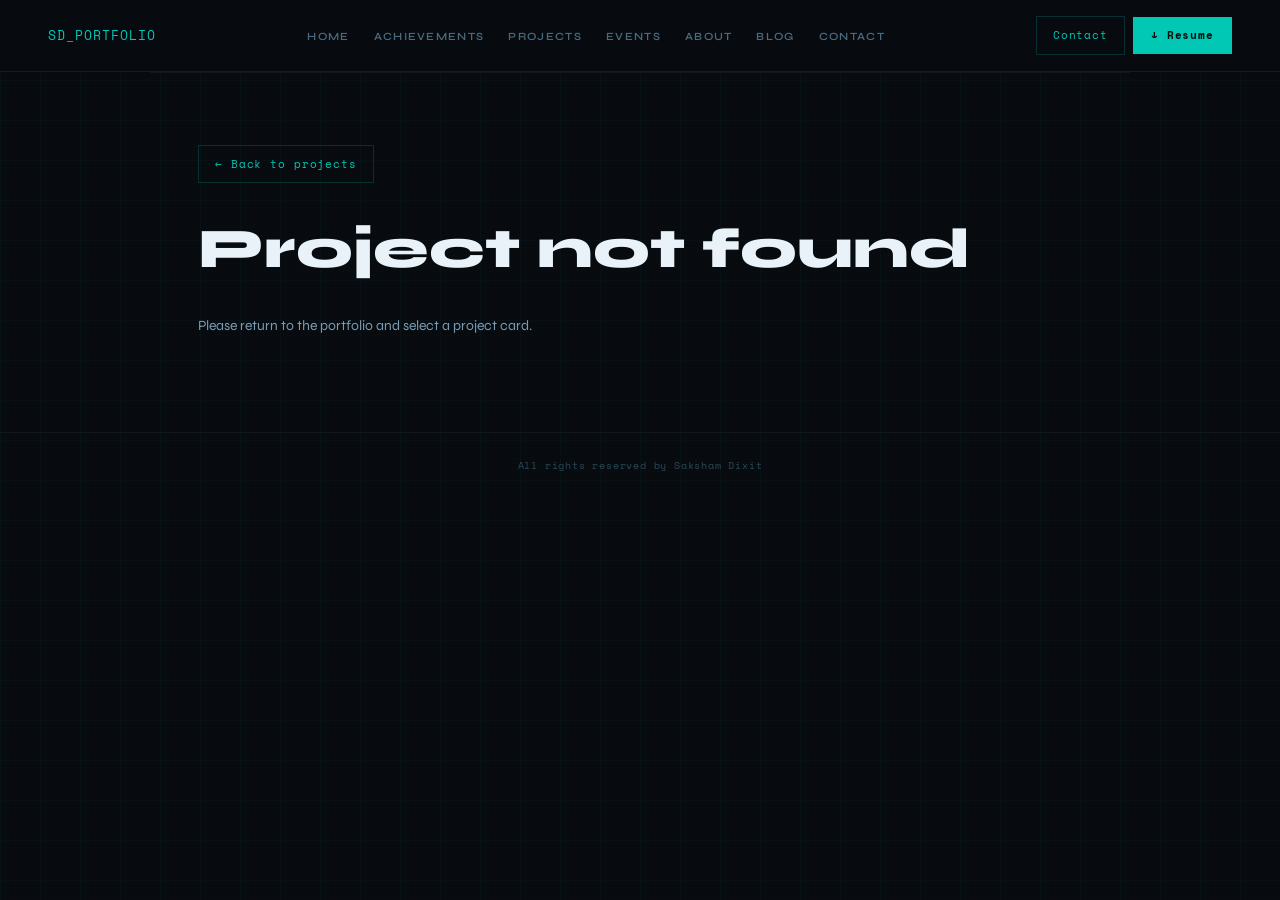
<file: project.html>
<!DOCTYPE html>
<html lang="en">
<head>
  <meta charset="UTF-8" />
  <meta name="viewport" content="width=device-width, initial-scale=1.0" />
  <title>Project Detail — Saksham Dixit</title>
  <meta name="description" content="Detailed project case study for Saksham Dixit's portfolio, including design, development, tools, media, and links." />
  <link rel="preconnect" href="https://fonts.googleapis.com" />
  <link rel="preconnect" href="https://fonts.gstatic.com" crossorigin />
  <link href="https://fonts.googleapis.com/css2?family=Space+Mono:wght@400;700&family=Syne:wght@400;600;700;800&display=swap" rel="stylesheet" />
  <link rel="stylesheet" href="css/style.css" />
</head>
<body>
  <div class="grid-bg" aria-hidden="true"></div>
  <div class="scanline" aria-hidden="true"></div>

  <nav id="navbar">
    <div class="logo">SD<span>_</span>PORTFOLIO</div>
    <button class="hamburger" id="hamburger" aria-label="Toggle menu">
      <span></span><span></span><span></span>
    </button>
    <ul class="nav-links" id="nav-links">
      <li><a href="index.html#home">Home</a></li>
      <li><a href="index.html#achievements">Achievements</a></li>
      <li><a href="index.html#projects">Projects</a></li>
      <li><a href="index.html#events">Events</a></li>
      <li><a href="index.html#about">About</a></li>
      <li><a href="index.html#blog">Blog</a></li>
      <li><a href="index.html#contact">Contact</a></li>
    </ul>
    <div class="nav-ctas">
      <a href="index.html#contact" class="btn-ghost">Contact</a>
      <a href="resume-pm.pdf" download class="btn-solid">↓ Resume</a>
    </div>
  </nav>

  <main>
    <section class="project-hero">
      <div class="project-hero-top">
        <a href="index.html#projects" class="btn-ghost">← Back to projects</a>
        <div id="project-status" class="project-status"></div>
      </div>
      <div id="project-title" class="project-title">Project Title</div>
      <p id="project-tagline" class="project-tagline">Product design, development, tools, and launch highlights.</p>
      <div id="project-type" class="project-meta project-type">Project type</div>
      <div id="project-metric" class="proj-metric">Product metric</div>
    </section>

    <section class="project-overview">
      <div class="project-detail-section">
        <h3>Links</h3>
        <div id="project-links" class="project-links"></div>
      </div>

      <div class="project-detail-section">
        <h3>Project overview</h3>
        <div id="project-overview" class="project-copy">Loading project details…</div>
      </div>

      <div class="project-grid">
        <div class="project-detail-section">
          <h3>Design &amp; Product Strategy</h3>
          <div id="project-design" class="project-copy"></div>
        </div>
        <div class="project-detail-section">
          <h3>Development &amp; Delivery</h3>
          <div id="project-development" class="project-copy"></div>
        </div>
      </div>

      <div class="project-detail-section">
        <h3>Tools &amp; technology</h3>
        <div id="project-tools" class="tool-chips"></div>
      </div>

      <div class="project-detail-section">
        <h3>Videos</h3>
        <div id="project-media" class="project-media-grid"></div>
      </div>
    </section>
  </main>

  <footer>
    <div class="footer-copy">All rights reserved by Saksham Dixit</div>
  </footer>

  <script src="js/project.js"></script>
</body>
</html>
</file>
<file: css/style.css>
/* =========================================
   SAKSHAM DIXIT PORTFOLIO — style.css
   Dark & Techy Theme
   ========================================= */

@import url('https://fonts.googleapis.com/css2?family=Space+Mono:wght@400;700&family=Syne:wght@400;600;700;800&display=swap');

/* ---- RESET & BASE ---- */
*, *::before, *::after { margin: 0; padding: 0; box-sizing: border-box; }

:root {
  --bg: #080c10;
  --bg-card: #0d1520;
  --text-primary: #e8f2f8;
  --text-secondary: #7a9bb5;
  --text-muted: #4a6a80;
  --text-faint: #2a4a5a;
  --accent: #00c8b4;
  --accent-dim: rgba(0,200,180,0.08);
  --accent-border: rgba(0,200,180,0.2);
  --border: rgba(255,255,255,0.07);
  --border-hover: rgba(0,200,180,0.3);
  --font-sans: 'Syne', sans-serif;
  --font-mono: 'Space Mono', monospace;
}

html { scroll-behavior: smooth; }

body {
  background: var(--bg);
  color: var(--text-secondary);
  font-family: var(--font-sans);
  font-size: 15px;
  line-height: 1.7;
  overflow-x: hidden;
}

a { color: inherit; text-decoration: none; }

/* ---- BACKGROUND LAYERS ---- */
.grid-bg {
  position: fixed;
  inset: 0;
  background-image:
    linear-gradient(rgba(0,200,180,0.04) 1px, transparent 1px),
    linear-gradient(90deg, rgba(0,200,180,0.04) 1px, transparent 1px);
  background-size: 40px 40px;
  pointer-events: none;
  z-index: 0;
}

.scanline {
  position: fixed;
  inset: 0;
  background: repeating-linear-gradient(
    0deg, transparent, transparent 2px,
    rgba(0,0,0,0.07) 2px, rgba(0,0,0,0.07) 4px
  );
  pointer-events: none;
  z-index: 1;
}

/* ---- LAYOUT ---- */
main { position: relative; z-index: 2; }

section {
  padding: 72px 48px;
  border-top: 1px solid rgba(255,255,255,0.05);
  max-width: 1100px;
  margin: 0 auto;
}

/* ---- NAVIGATION ---- */
nav {
  display: flex;
  align-items: center;
  justify-content: space-between;
  padding: 16px 48px;
  border-bottom: 1px solid rgba(0,200,180,0.12);
  background: rgba(8,12,16,0.96);
  backdrop-filter: blur(10px);
  position: sticky;
  top: 0;
  z-index: 1000;
  gap: 20px;
}

.logo {
  font-family: var(--font-mono);
  font-size: 13px;
  color: var(--accent);
  letter-spacing: 0.08em;
  flex-shrink: 0;
}
.logo span { color: #4a7fa5; }

.nav-links {
  display: flex;
  gap: 24px;
  list-style: none;
}

.nav-links a {
  font-size: 11px;
  font-weight: 600;
  letter-spacing: 0.12em;
  text-transform: uppercase;
  color: var(--text-muted);
  transition: color 0.2s;
}
.nav-links a:hover,
.nav-links a.active { color: var(--accent); }

.nav-ctas {
  display: flex;
  gap: 8px;
  align-items: center;
  flex-shrink: 0;
}

/* Hamburger (mobile) */
.hamburger {
  display: none;
  flex-direction: column;
  gap: 5px;
  background: none;
  border: none;
  cursor: pointer;
  padding: 4px;
}
.hamburger span {
  display: block;
  width: 22px;
  height: 2px;
  background: var(--accent);
  transition: all 0.3s;
}
.hamburger.open span:nth-child(1) { transform: translateY(7px) rotate(45deg); }
.hamburger.open span:nth-child(2) { opacity: 0; }
.hamburger.open span:nth-child(3) { transform: translateY(-7px) rotate(-45deg); }

/* ---- BUTTONS ---- */
.btn-ghost {
  font-family: var(--font-mono);
  font-size: 11px;
  letter-spacing: 0.08em;
  padding: 9px 16px;
  border: 1px solid var(--accent-border);
  background: transparent;
  color: var(--accent);
  cursor: pointer;
  transition: all 0.2s;
  display: inline-block;
}
.btn-ghost:hover { background: rgba(0,200,180,0.1); border-color: var(--accent); }

.btn-solid {
  font-family: var(--font-mono);
  font-size: 11px;
  letter-spacing: 0.08em;
  padding: 9px 18px;
  border: none;
  background: var(--accent);
  color: #080c10;
  font-weight: 700;
  cursor: pointer;
  transition: all 0.2s;
  display: inline-block;
}
.btn-solid:hover { background: #00e5cf; }

/* ---- HERO ---- */
.hero {
  padding: 88px 48px 64px;
  max-width: 1100px;
  margin: 0 auto;
  position: relative;
  z-index: 2;
}

.hero-tag {
  font-family: var(--font-mono);
  font-size: 10px;
  color: var(--accent);
  letter-spacing: 0.22em;
  text-transform: uppercase;
  margin-bottom: 20px;
  display: flex;
  align-items: center;
  gap: 12px;
  opacity: 0;
  animation: fadeUp 0.6s 0.1s forwards;
}
.hero-tag::before {
  content: '';
  display: inline-block;
  width: 24px;
  height: 1px;
  background: var(--accent);
}

.hero h1 {
  font-size: clamp(36px, 6vw, 62px);
  font-weight: 800;
  line-height: 1.05;
  color: var(--text-primary);
  margin-bottom: 8px;
  opacity: 0;
  animation: fadeUp 0.6s 0.2s forwards;
}
.hero h1 em { font-style: normal; color: var(--accent); }

.hero-sub {
  font-size: 14px;
  color: var(--text-muted);
  line-height: 1.85;
  max-width: 540px;
  margin: 20px 0 16px;
  opacity: 0;
  animation: fadeUp 0.6s 0.35s forwards;
}

.currently {
  font-size: 13px;
  color: var(--accent);
  max-width: 620px;
  line-height: 1.8;
  margin-bottom: 28px;
  font-family: var(--font-mono);
  letter-spacing: 0.02em;
}

.hero-ctas {
  display: flex;
  gap: 12px;
  flex-wrap: wrap;
  opacity: 0;
  animation: fadeUp 0.6s 0.45s forwards;
}

.hero-stats {
  display: flex;
  gap: 40px;
  flex-wrap: wrap;
  margin-top: 52px;
  padding-top: 40px;
  border-top: 1px solid rgba(255,255,255,0.06);
  opacity: 0;
  animation: fadeUp 0.6s 0.6s forwards;
}

.stat { display: flex; flex-direction: column; }

.stat-num {
  font-family: var(--font-mono);
  font-size: 28px;
  font-weight: 700;
  color: var(--text-primary);
  line-height: 1;
}
.stat-suffix {
  font-family: var(--font-mono);
  font-size: 14px;
  color: var(--accent);
  display: inline;
}
.stat-label {
  font-size: 10px;
  color: var(--text-faint);
  letter-spacing: 0.1em;
  text-transform: uppercase;
  margin-top: 6px;
}

/* ---- SECTION HEADER ---- */
.sec-header {
  display: flex;
  align-items: center;
  gap: 14px;
  margin-bottom: 36px;
}
.sec-tag {
  font-family: var(--font-mono);
  font-size: 10px;
  letter-spacing: 0.18em;
  text-transform: uppercase;
  color: var(--accent);
  background: var(--accent-dim);
  border: 1px solid var(--accent-border);
  padding: 4px 10px;
}
.sec-title {
  font-size: 22px;
  font-weight: 700;
  color: #ddeaf4;
}

/* ---- PROJECTS ---- */
.proj-grid {
  display: grid;
  grid-template-columns: repeat(auto-fit, minmax(280px, 1fr));
  gap: 16px;
}

.proj-card {
  background: var(--bg-card);
  border: 1px solid var(--border);
  padding: 26px;
  position: relative;
  overflow: hidden;
  transition: border-color 0.25s, transform 0.25s;
  cursor: pointer;
}
.proj-card::before {
  content: '';
  position: absolute;
  top: 0; left: 0; right: 0;
  height: 2px;
  background: var(--a, #00c8b4);
  transform: scaleX(0);
  transform-origin: left;
  transition: transform 0.35s ease;
}
.proj-card:hover {
  border-color: var(--border-hover);
  transform: translateY(-3px);
}
.proj-card:hover::before { transform: scaleX(1); }

.proj-card.upcoming {
  cursor: pointer;
}

.proj-card.upcoming .proj-metric {
  background: rgba(34,197,94,0.06);
}

.proj-card.upcoming .tag {
  color: rgba(232,242,248,0.75);
}

.proj-type {
  font-family: var(--font-mono);
  font-size: 9px;
  letter-spacing: 0.18em;
  text-transform: uppercase;
  color: var(--a, #00c8b4);
  margin-bottom: 12px;
}
.proj-title {
  font-size: 16px;
  font-weight: 700;
  color: #ddeaf4;
  margin-bottom: 10px;
  line-height: 1.3;
}
.proj-desc {
  font-size: 13px;
  color: var(--text-muted);
  line-height: 1.65;
  margin-bottom: 14px;
}
.proj-metric {
  font-family: var(--font-mono);
  font-size: 11px;
  color: var(--accent);
  margin-bottom: 14px;
  padding: 7px 10px;
  background: rgba(0,200,180,0.05);
  border-left: 2px solid var(--accent);
}
.tags { display: flex; flex-wrap: wrap; gap: 6px; }
.tag {
  font-family: var(--font-mono);
  font-size: 9px;
  padding: 3px 8px;
  background: rgba(255,255,255,0.03);
  border: 1px solid rgba(255,255,255,0.08);
  color: var(--text-muted);
}

/* ---- ACHIEVEMENTS ---- */
.achieve-grid {
  display: grid;
  grid-template-columns: repeat(auto-fit, minmax(200px, 1fr));
  gap: 14px;
}
.achieve-card {
  background: var(--bg-card);
  border: 1px solid var(--border);
  padding: 24px;
  transition: border-color 0.2s;
}
.achieve-card:hover { border-color: var(--accent-border); }
.achieve-num {
  font-family: var(--font-mono);
  font-size: 32px;
  font-weight: 700;
  color: var(--accent);
  line-height: 1;
}
.achieve-label {
  font-size: 12px;
  color: var(--text-muted);
  margin-top: 8px;
  line-height: 1.5;
}

/* ---- ABOUT ---- */
.about-grid {
  display: grid;
  grid-template-columns: 1fr 280px;
  gap: 40px;
  align-items: start;
}
.about-text p {
  font-size: 14px;
  color: var(--text-secondary);
  line-height: 1.9;
  margin-bottom: 16px;
}
.about-ctas {
  display: flex;
  gap: 10px;
  flex-wrap: wrap;
  margin-top: 24px;
}

.skills-panel {
  background: var(--bg-card);
  border: 1px solid var(--border);
  padding: 22px;
}
.skills-heading {
  font-family: var(--font-mono);
  font-size: 10px;
  letter-spacing: 0.2em;
  text-transform: uppercase;
  color: var(--accent);
  margin-bottom: 18px;
}
.skill-row { margin-bottom: 14px; }
.skill-name {
  display: flex;
  justify-content: space-between;
  font-size: 11px;
  color: #8aabb5;
  margin-bottom: 6px;
}
.skill-track {
  height: 2px;
  background: rgba(255,255,255,0.06);
}
.skill-fill {
  height: 100%;
  background: var(--accent);
  transition: width 1.2s cubic-bezier(0.4,0,0.2,1);
}
.tool-chips {
  display: flex;
  flex-wrap: wrap;
  gap: 6px;
  margin-top: 16px;
  padding-top: 16px;
  border-top: 1px solid rgba(255,255,255,0.05);
}
.chip {
  font-family: var(--font-mono);
  font-size: 9px;
  padding: 4px 9px;
  background: var(--accent-dim);
  border: 1px solid var(--accent-border);
  color: var(--accent);
}

/* ---- EVENTS ---- */
.events-list {
  display: flex;
  flex-direction: column;
  gap: 2px;
}
.event-row {
  display: grid;
  grid-template-columns: 80px 1fr auto;
  align-items: center;
  gap: 18px;
  padding: 16px 20px;
  background: var(--bg-card);
  border: 1px solid var(--border);
  transition: border-color 0.2s;
}
.event-row:hover { border-color: var(--accent-border); }
.event-year {
  font-family: var(--font-mono);
  font-size: 10px;
  color: var(--accent);
  letter-spacing: 0.08em;
}
.event-name {
  font-size: 13px;
  font-weight: 600;
  color: #c8d8e8;
}
.event-loc {
  font-size: 11px;
  color: #3a5a70;
  margin-top: 2px;
}
.ebadge {
  font-family: var(--font-mono);
  font-size: 9px;
  letter-spacing: 0.1em;
  text-transform: uppercase;
  padding: 5px 10px;
  border: 1px solid var(--accent-border);
  color: var(--accent);
  white-space: nowrap;
}
.events-note {
  font-family: var(--font-mono);
  font-size: 10px;
  color: var(--text-faint);
  margin-top: 16px;
  letter-spacing: 0.06em;
}

.tab-panel {
  margin-top: 24px;
  max-width: 980px;
  margin-left: auto;
  margin-right: auto;
}

.tabs {
  display: flex;
  justify-content: center;
  flex-wrap: wrap;
  gap: 12px;
  margin-bottom: 28px;
}

.tab {
  background: rgba(255,255,255,0.03);
  border: 1px solid rgba(255,255,255,0.08);
  color: var(--text-secondary);
  padding: 10px 18px;
  font-family: var(--font-mono);
  font-size: 11px;
  letter-spacing: 0.12em;
  text-transform: uppercase;
  cursor: pointer;
  transition: all 0.2s;
}

.tab:hover {
  background: rgba(0,200,180,0.08);
  border-color: var(--accent-border);
}

.tab.active {
  background: rgba(0,200,180,0.14);
  border-color: var(--accent);
  color: var(--accent);
}

.tab-content {
  display: none;
}

.tab-content.active {
  display: block;
}

.tab-panel .events-list {
  position: relative;
  padding: 24px 0;
}

.tab-panel .events-list::before {
  content: '';
  position: absolute;
  left: 50%;
  top: 0;
  transform: translateX(-50%);
  width: 2px;
  height: 100%;
  background: rgba(255,255,255,0.08);
}

.tab-panel .event-row {
  display: grid;
  grid-template-columns: minmax(180px, 1fr) 130px minmax(180px, 1fr);
  align-items: center;
  gap: 24px;
  padding: 22px 0;
  position: relative;
}

.tab-panel .event-row + .event-row {
  padding-top: 0;
}

.tab-panel .event-row::after {
  content: '';
  position: absolute;
  left: 50%;
  top: 0;
  transform: translateX(-50%);
  width: 20px;
  height: 20px;
  border-radius: 50%;
  background: var(--bg);
  border: 2px solid var(--accent);
}

.tab-panel .event-info,
.tab-panel .event-desc {
  background: rgba(255,255,255,0.03);
  border: 1px solid rgba(255,255,255,0.08);
  padding: 18px 20px;
  border-radius: 16px;
}

.tab-panel .event-year {
  font-family: var(--font-mono);
  font-size: 12px;
  color: var(--accent);
  letter-spacing: 0.18em;
  text-align: center;
  background: rgba(0,200,180,0.08);
  border: 1px solid rgba(0,200,180,0.16);
  padding: 14px 16px;
  border-radius: 999px;
}

.tab-panel .event-name {
  font-size: 15px;
  font-weight: 700;
  color: var(--text-primary);
}

.tab-panel .event-loc {
  font-size: 12px;
  color: #8aabb5;
  margin-top: 8px;
}

.tab-panel .event-desc {
  font-size: 13px;
  color: var(--text-muted);
  line-height: 1.8;
}

@media (max-width: 900px) {
  .tab-panel .event-row {
    grid-template-columns: 1fr;
    text-align: left;
  }

  .tab-panel .event-row::after {
    left: 24px;
  }

  .tab-panel .events-list::before {
    left: 28px;
  }

  .tab-panel .event-year {
    justify-self: start;
    margin: 14px 0;
  }
}

/* ---- BLOG ---- */
.blog-grid {
  display: grid;
  grid-template-columns: repeat(auto-fit, minmax(260px, 1fr));
  gap: 16px;
}
.blog-card {
  background: var(--bg-card);
  border: 1px solid var(--border);
  padding: 24px;
  transition: border-color 0.2s, transform 0.2s;
  cursor: pointer;
}
.blog-card:hover {
  border-color: var(--accent-border);
  transform: translateY(-2px);
}
.blog-date {
  font-family: var(--font-mono);
  font-size: 10px;
  color: #3a5a70;
  letter-spacing: 0.1em;
  margin-bottom: 10px;
}
.blog-title {
  font-size: 15px;
  font-weight: 700;
  color: #ddeaf4;
  line-height: 1.4;
  margin-bottom: 10px;
}
.blog-excerpt {
  font-size: 12px;
  color: var(--text-muted);
  line-height: 1.65;
}
.read-more {
  font-family: var(--font-mono);
  font-size: 10px;
  color: var(--accent);
  letter-spacing: 0.08em;
  margin-top: 16px;
  display: flex;
  align-items: center;
  gap: 6px;
}

/* ---- CONTACT SECTION ---- */
.contact-hero {
  text-align: center;
  max-width: 720px;
  margin: 0 auto 40px;
}
.contact-hero h2 {
  font-size: clamp(32px, 4vw, 44px);
  color: var(--text-primary);
  margin-bottom: 14px;
}
.btn-copy-email {
  display: inline-flex;
  align-items: center;
  justify-content: center;
  padding: 14px 28px;
  border-radius: 999px;
  border: 1px solid rgba(138, 171, 181, 0.24);
  background: rgba(118, 89, 255, 0.12);
  color: #e8f2f8;
  font-family: var(--font-mono);
  font-size: 12px;
  letter-spacing: 0.12em;
  text-transform: uppercase;
  cursor: pointer;
  transition: transform 0.2s ease, box-shadow 0.2s ease, border-color 0.2s ease;
  box-shadow: 0 0 0 0 rgba(118, 89, 255, 0.25);
}
.btn-copy-email:hover {
  transform: translateY(-1px);
  box-shadow: 0 0 30px rgba(118, 89, 255, 0.22);
  border-color: rgba(118, 89, 255, 0.45);
}
.contact-grid {
  display: grid;
  grid-template-columns: repeat(3, minmax(220px, 1fr));
  gap: 24px;
  align-items: stretch;
  margin-top: 24px;
}
.contact-card {
  background: rgba(255,255,255,0.03);
  border: 1px solid rgba(255,255,255,0.08);
  padding: 28px 24px;
  border-radius: 24px;
  display: flex;
  flex-direction: column;
  gap: 18px;
}
.card-title {
  font-family: var(--font-mono);
  font-size: 11px;
  letter-spacing: 0.14em;
  text-transform: uppercase;
  color: var(--accent);
}
.card-text,
.card-link {
  font-size: 14px;
  color: var(--text-secondary);
  line-height: 1.8;
}
.card-link {
  display: inline-block;
  color: var(--text-primary);
  text-decoration: none;
}
.card-link:hover {
  color: var(--accent);
}

/* ---- PROJECT DETAIL PAGE ---- */
.project-hero {
  padding: 72px 48px;
  max-width: 980px;
  margin: 0 auto;
}
.project-hero-top {
  display: flex;
  justify-content: space-between;
  align-items: center;
  flex-wrap: wrap;
  gap: 16px;
  margin-bottom: 18px;
}
.project-status {
  font-family: var(--font-mono);
  font-size: 10px;
  letter-spacing: 0.18em;
  text-transform: uppercase;
  color: var(--accent);
}
.project-title {
  font-size: clamp(32px, 5vw, 56px);
  font-weight: 800;
  color: var(--text-primary);
  margin-bottom: 16px;
}
.project-tagline {
  max-width: 840px;
  color: var(--text-secondary);
  font-size: 14px;
  line-height: 1.85;
  margin-bottom: 22px;
}
.project-meta {
  font-family: var(--font-mono);
  font-size: 11px;
  letter-spacing: 0.18em;
  text-transform: uppercase;
  color: var(--accent);
  margin-bottom: 18px;
}
.project-overview {
  max-width: 1100px;
  margin: 0 auto;
  padding: 0 48px 72px;
  display: grid;
  gap: 24px;
}
.project-grid {
  display: grid;
  gap: 18px;
  grid-template-columns: repeat(auto-fit, minmax(280px, 1fr));
}
.project-detail-section {
  background: var(--bg-card);
  border: 1px solid var(--border);
  border-radius: 22px;
  padding: 28px;
}
.project-detail-section h3 {
  font-size: 15px;
  margin-bottom: 14px;
  color: var(--text-primary);
}
.project-copy {
  color: var(--text-secondary);
  line-height: 1.8;
  font-size: 14px;
}
.project-links {
  display: flex;
  flex-wrap: wrap;
  gap: 10px;
  margin-top: 12px;
}
.project-link {
  display: inline-flex;
  align-items: center;
  padding: 10px 16px;
  border-radius: 999px;
  border: 1px solid rgba(0,200,180,0.18);
  color: var(--accent);
  background: rgba(0,200,180,0.06);
  font-family: var(--font-mono);
  font-size: 11px;
  transition: background 0.2s, border-color 0.2s;
}
.project-link:hover {
  background: rgba(0,200,180,0.12);
  border-color: var(--accent);
}
.project-media-grid {
  display: grid;
  gap: 16px;
  grid-template-columns: repeat(auto-fit, minmax(240px, 1fr));
}
.project-media img,
.project-media video,
.project-media iframe {
  width: 100%;
  display: block;
  border-radius: 18px;
  border: 1px solid rgba(255,255,255,0.08);
  background: #020408;
}
.project-media video,
.project-media iframe {
  max-height: 420px;
}

/* ---- FOOTER ---- */
footer {
  border-top: 1px solid rgba(255,255,255,0.05);
  padding: 24px 48px;
  display: flex;
  align-items: center;
  justify-content: center;
  position: relative;
  z-index: 2;
  flex-wrap: wrap;
  gap: 12px;
}
.footer-copy {
  font-family: var(--font-mono);
  font-size: 10px;
  color: var(--text-faint);
  letter-spacing: 0.08em;
}

.footer-links { display: flex; gap: 18px; }
.footer-links a {
  font-family: var(--font-mono);
  font-size: 10px;
  color: #3a5a70;
  letter-spacing: 0.08em;
  transition: color 0.2s;
}
.footer-links a:hover { color: var(--accent); }

/* ---- SCROLL REVEAL ---- */
.reveal {
  opacity: 0;
  transform: translateY(24px);
  transition: opacity 0.65s ease, transform 0.65s ease;
}
.reveal.visible {
  opacity: 1;
  transform: translateY(0);
}

/* ---- ANIMATIONS ---- */
@keyframes fadeUp {
  from { opacity: 0; transform: translateY(20px); }
  to   { opacity: 1; transform: translateY(0); }
}

/* ---- RESPONSIVE ---- */
@media (max-width: 900px) {
  nav { padding: 14px 24px; }
  .nav-links {
    display: none;
    position: absolute;
    top: 100%;
    left: 0; right: 0;
    flex-direction: column;
    background: rgba(8,12,16,0.98);
    border-bottom: 1px solid rgba(0,200,180,0.15);
    padding: 20px 24px;
    gap: 16px;
    z-index: 999;
  }
  .nav-links.open { display: flex; }
  .nav-ctas { display: none; }
  .hamburger { display: flex; }

  .hero { padding: 60px 24px 48px; }
  section { padding: 52px 24px; }

  .about-grid { grid-template-columns: 1fr; }
  .hero-stats { gap: 24px; }

  .event-row { grid-template-columns: 60px 1fr; }
  .ebadge { display: none; }

  .hire-box { flex-direction: column; padding: 28px; }
  .hire-right { width: 100%; }
  footer { padding: 20px 24px; flex-direction: column; align-items: flex-start; }
}

@media (max-width: 600px) {
  .proj-grid { grid-template-columns: 1fr; }
  .achieve-grid { grid-template-columns: repeat(2, 1fr); }
  .blog-grid { grid-template-columns: 1fr; }
  .hero-stats { flex-wrap: wrap; gap: 20px; }
}
</file>
<file: SakshamDixit-Portfolio-Website/css/style.css>
/* =========================================
   SAKSHAM DIXIT PORTFOLIO — style.css
   Dark & Techy Theme
   ========================================= */

@import url('https://fonts.googleapis.com/css2?family=Space+Mono:wght@400;700&family=Syne:wght@400;600;700;800&display=swap');

/* ---- RESET & BASE ---- */
*, *::before, *::after { margin: 0; padding: 0; box-sizing: border-box; }

:root {
  --bg: #080c10;
  --bg-card: #0d1520;
  --text-primary: #e8f2f8;
  --text-secondary: #7a9bb5;
  --text-muted: #4a6a80;
  --text-faint: #2a4a5a;
  --accent: #00c8b4;
  --accent-dim: rgba(0,200,180,0.08);
  --accent-border: rgba(0,200,180,0.2);
  --border: rgba(255,255,255,0.07);
  --border-hover: rgba(0,200,180,0.3);
  --font-sans: 'Syne', sans-serif;
  --font-mono: 'Space Mono', monospace;
}

html { scroll-behavior: smooth; }

body {
  background: var(--bg);
  color: var(--text-secondary);
  font-family: var(--font-sans);
  font-size: 15px;
  line-height: 1.7;
  overflow-x: hidden;
}

a { color: inherit; text-decoration: none; }

/* ---- BACKGROUND LAYERS ---- */
.grid-bg {
  position: fixed;
  inset: 0;
  background-image:
    linear-gradient(rgba(0,200,180,0.04) 1px, transparent 1px),
    linear-gradient(90deg, rgba(0,200,180,0.04) 1px, transparent 1px);
  background-size: 40px 40px;
  pointer-events: none;
  z-index: 0;
}

.scanline {
  position: fixed;
  inset: 0;
  background: repeating-linear-gradient(
    0deg, transparent, transparent 2px,
    rgba(0,0,0,0.07) 2px, rgba(0,0,0,0.07) 4px
  );
  pointer-events: none;
  z-index: 1;
}

/* ---- LAYOUT ---- */
main { position: relative; z-index: 2; }

section {
  padding: 72px 48px;
  border-top: 1px solid rgba(255,255,255,0.05);
  max-width: 1100px;
  margin: 0 auto;
}

/* ---- NAVIGATION ---- */
nav {
  display: flex;
  align-items: center;
  justify-content: space-between;
  padding: 16px 48px;
  border-bottom: 1px solid rgba(0,200,180,0.12);
  background: rgba(8,12,16,0.96);
  backdrop-filter: blur(10px);
  position: sticky;
  top: 0;
  z-index: 1000;
  gap: 20px;
}

.logo {
  font-family: var(--font-mono);
  font-size: 13px;
  color: var(--accent);
  letter-spacing: 0.08em;
  flex-shrink: 0;
}
.logo span { color: #4a7fa5; }

.nav-links {
  display: flex;
  gap: 24px;
  list-style: none;
}

.nav-links a {
  font-size: 11px;
  font-weight: 600;
  letter-spacing: 0.12em;
  text-transform: uppercase;
  color: var(--text-muted);
  transition: color 0.2s;
}
.nav-links a:hover,
.nav-links a.active { color: var(--accent); }

.nav-ctas {
  display: flex;
  gap: 8px;
  align-items: center;
  flex-shrink: 0;
}

/* Hamburger (mobile) */
.hamburger {
  display: none;
  flex-direction: column;
  gap: 5px;
  background: none;
  border: none;
  cursor: pointer;
  padding: 4px;
}
.hamburger span {
  display: block;
  width: 22px;
  height: 2px;
  background: var(--accent);
  transition: all 0.3s;
}
.hamburger.open span:nth-child(1) { transform: translateY(7px) rotate(45deg); }
.hamburger.open span:nth-child(2) { opacity: 0; }
.hamburger.open span:nth-child(3) { transform: translateY(-7px) rotate(-45deg); }

/* ---- BUTTONS ---- */
.btn-ghost {
  font-family: var(--font-mono);
  font-size: 11px;
  letter-spacing: 0.08em;
  padding: 9px 16px;
  border: 1px solid var(--accent-border);
  background: transparent;
  color: var(--accent);
  cursor: pointer;
  transition: all 0.2s;
  display: inline-block;
}
.btn-ghost:hover { background: rgba(0,200,180,0.1); border-color: var(--accent); }

.btn-solid {
  font-family: var(--font-mono);
  font-size: 11px;
  letter-spacing: 0.08em;
  padding: 9px 18px;
  border: none;
  background: var(--accent);
  color: #080c10;
  font-weight: 700;
  cursor: pointer;
  transition: all 0.2s;
  display: inline-block;
}
.btn-solid:hover { background: #00e5cf; }

/* ---- HERO ---- */
.hero {
  padding: 88px 48px 64px;
  max-width: 1100px;
  margin: 0 auto;
  position: relative;
  z-index: 2;
}

.hero-tag {
  font-family: var(--font-mono);
  font-size: 10px;
  color: var(--accent);
  letter-spacing: 0.22em;
  text-transform: uppercase;
  margin-bottom: 20px;
  display: flex;
  align-items: center;
  gap: 12px;
  opacity: 0;
  animation: fadeUp 0.6s 0.1s forwards;
}
.hero-tag::before {
  content: '';
  display: inline-block;
  width: 24px;
  height: 1px;
  background: var(--accent);
}

.hero h1 {
  font-size: clamp(36px, 6vw, 62px);
  font-weight: 800;
  line-height: 1.05;
  color: var(--text-primary);
  margin-bottom: 8px;
  opacity: 0;
  animation: fadeUp 0.6s 0.2s forwards;
}
.hero h1 em { font-style: normal; color: var(--accent); }

.hero-sub {
  font-size: 14px;
  color: var(--text-muted);
  line-height: 1.85;
  max-width: 540px;
  margin: 20px 0 16px;
  opacity: 0;
  animation: fadeUp 0.6s 0.35s forwards;
}

.currently {
  font-size: 13px;
  color: var(--accent);
  max-width: 620px;
  line-height: 1.8;
  margin-bottom: 28px;
  font-family: var(--font-mono);
  letter-spacing: 0.02em;
}

.hero-ctas {
  display: flex;
  gap: 12px;
  flex-wrap: wrap;
  opacity: 0;
  animation: fadeUp 0.6s 0.45s forwards;
}

.hero-stats {
  display: flex;
  gap: 40px;
  flex-wrap: wrap;
  margin-top: 52px;
  padding-top: 40px;
  border-top: 1px solid rgba(255,255,255,0.06);
  opacity: 0;
  animation: fadeUp 0.6s 0.6s forwards;
}

.stat { display: flex; flex-direction: column; }

.stat-num {
  font-family: var(--font-mono);
  font-size: 28px;
  font-weight: 700;
  color: var(--text-primary);
  line-height: 1;
}
.stat-suffix {
  font-family: var(--font-mono);
  font-size: 14px;
  color: var(--accent);
  display: inline;
}
.stat-label {
  font-size: 10px;
  color: var(--text-faint);
  letter-spacing: 0.1em;
  text-transform: uppercase;
  margin-top: 6px;
}

/* ---- SECTION HEADER ---- */
.sec-header {
  display: flex;
  align-items: center;
  gap: 14px;
  margin-bottom: 36px;
}
.sec-tag {
  font-family: var(--font-mono);
  font-size: 10px;
  letter-spacing: 0.18em;
  text-transform: uppercase;
  color: var(--accent);
  background: var(--accent-dim);
  border: 1px solid var(--accent-border);
  padding: 4px 10px;
}
.sec-title {
  font-size: 22px;
  font-weight: 700;
  color: #ddeaf4;
}

/* ---- PROJECTS ---- */
.proj-grid {
  display: grid;
  grid-template-columns: repeat(auto-fit, minmax(280px, 1fr));
  gap: 16px;
}

.proj-card {
  background: var(--bg-card);
  border: 1px solid var(--border);
  padding: 26px;
  position: relative;
  overflow: hidden;
  transition: border-color 0.25s, transform 0.25s;
  cursor: pointer;
}
.proj-card::before {
  content: '';
  position: absolute;
  top: 0; left: 0; right: 0;
  height: 2px;
  background: var(--a, #00c8b4);
  transform: scaleX(0);
  transform-origin: left;
  transition: transform 0.35s ease;
}
.proj-card:hover {
  border-color: var(--border-hover);
  transform: translateY(-3px);
}
.proj-card:hover::before { transform: scaleX(1); }

.proj-card.upcoming {
  cursor: pointer;
}

.proj-card.upcoming .proj-metric {
  background: rgba(34,197,94,0.06);
}

.proj-card.upcoming .tag {
  color: rgba(232,242,248,0.75);
}

.proj-type {
  font-family: var(--font-mono);
  font-size: 9px;
  letter-spacing: 0.18em;
  text-transform: uppercase;
  color: var(--a, #00c8b4);
  margin-bottom: 12px;
}
.proj-title {
  font-size: 16px;
  font-weight: 700;
  color: #ddeaf4;
  margin-bottom: 10px;
  line-height: 1.3;
}
.proj-desc {
  font-size: 13px;
  color: var(--text-muted);
  line-height: 1.65;
  margin-bottom: 14px;
}
.proj-metric {
  font-family: var(--font-mono);
  font-size: 11px;
  color: var(--accent);
  margin-bottom: 14px;
  padding: 7px 10px;
  background: rgba(0,200,180,0.05);
  border-left: 2px solid var(--accent);
}
.tags { display: flex; flex-wrap: wrap; gap: 6px; }
.tag {
  font-family: var(--font-mono);
  font-size: 9px;
  padding: 3px 8px;
  background: rgba(255,255,255,0.03);
  border: 1px solid rgba(255,255,255,0.08);
  color: var(--text-muted);
}

/* ---- ACHIEVEMENTS ---- */
.achieve-grid {
  display: grid;
  grid-template-columns: repeat(auto-fit, minmax(200px, 1fr));
  gap: 14px;
}
.achieve-card {
  background: var(--bg-card);
  border: 1px solid var(--border);
  padding: 24px;
  transition: border-color 0.2s;
}
.achieve-card:hover { border-color: var(--accent-border); }
.achieve-num {
  font-family: var(--font-mono);
  font-size: 32px;
  font-weight: 700;
  color: var(--accent);
  line-height: 1;
}
.achieve-label {
  font-size: 12px;
  color: var(--text-muted);
  margin-top: 8px;
  line-height: 1.5;
}

/* ---- ABOUT ---- */
.about-grid {
  display: grid;
  grid-template-columns: 1fr 280px;
  gap: 40px;
  align-items: start;
}
.about-text p {
  font-size: 14px;
  color: var(--text-secondary);
  line-height: 1.9;
  margin-bottom: 16px;
}
.about-ctas {
  display: flex;
  gap: 10px;
  flex-wrap: wrap;
  margin-top: 24px;
}

.skills-panel {
  background: var(--bg-card);
  border: 1px solid var(--border);
  padding: 22px;
}
.skills-heading {
  font-family: var(--font-mono);
  font-size: 10px;
  letter-spacing: 0.2em;
  text-transform: uppercase;
  color: var(--accent);
  margin-bottom: 18px;
}
.skill-row { margin-bottom: 14px; }
.skill-name {
  display: flex;
  justify-content: space-between;
  font-size: 11px;
  color: #8aabb5;
  margin-bottom: 6px;
}
.skill-track {
  height: 2px;
  background: rgba(255,255,255,0.06);
}
.skill-fill {
  height: 100%;
  background: var(--accent);
  transition: width 1.2s cubic-bezier(0.4,0,0.2,1);
}
.tool-chips {
  display: flex;
  flex-wrap: wrap;
  gap: 6px;
  margin-top: 16px;
  padding-top: 16px;
  border-top: 1px solid rgba(255,255,255,0.05);
}
.chip {
  font-family: var(--font-mono);
  font-size: 9px;
  padding: 4px 9px;
  background: var(--accent-dim);
  border: 1px solid var(--accent-border);
  color: var(--accent);
}

/* ---- EVENTS ---- */
.events-list {
  display: flex;
  flex-direction: column;
  gap: 2px;
}
.event-row {
  display: grid;
  grid-template-columns: 80px 1fr auto;
  align-items: center;
  gap: 18px;
  padding: 16px 20px;
  background: var(--bg-card);
  border: 1px solid var(--border);
  transition: border-color 0.2s;
}
.event-row:hover { border-color: var(--accent-border); }
.event-year {
  font-family: var(--font-mono);
  font-size: 10px;
  color: var(--accent);
  letter-spacing: 0.08em;
}
.event-name {
  font-size: 13px;
  font-weight: 600;
  color: #c8d8e8;
}
.event-loc {
  font-size: 11px;
  color: #3a5a70;
  margin-top: 2px;
}
.ebadge {
  font-family: var(--font-mono);
  font-size: 9px;
  letter-spacing: 0.1em;
  text-transform: uppercase;
  padding: 5px 10px;
  border: 1px solid var(--accent-border);
  color: var(--accent);
  white-space: nowrap;
}
.events-note {
  font-family: var(--font-mono);
  font-size: 10px;
  color: var(--text-faint);
  margin-top: 16px;
  letter-spacing: 0.06em;
}

.tab-panel {
  margin-top: 24px;
  max-width: 980px;
  margin-left: auto;
  margin-right: auto;
}

.tabs {
  display: flex;
  justify-content: center;
  flex-wrap: wrap;
  gap: 12px;
  margin-bottom: 28px;
}

.tab {
  background: rgba(255,255,255,0.03);
  border: 1px solid rgba(255,255,255,0.08);
  color: var(--text-secondary);
  padding: 10px 18px;
  font-family: var(--font-mono);
  font-size: 11px;
  letter-spacing: 0.12em;
  text-transform: uppercase;
  cursor: pointer;
  transition: all 0.2s;
}

.tab:hover {
  background: rgba(0,200,180,0.08);
  border-color: var(--accent-border);
}

.tab.active {
  background: rgba(0,200,180,0.14);
  border-color: var(--accent);
  color: var(--accent);
}

.tab-content {
  display: none;
}

.tab-content.active {
  display: block;
}

.tab-panel .events-list {
  position: relative;
  padding: 24px 0;
}

.tab-panel .events-list::before {
  content: '';
  position: absolute;
  left: 50%;
  top: 0;
  transform: translateX(-50%);
  width: 2px;
  height: 100%;
  background: rgba(255,255,255,0.08);
}

.tab-panel .event-row {
  display: grid;
  grid-template-columns: minmax(180px, 1fr) 130px minmax(180px, 1fr);
  align-items: center;
  gap: 24px;
  padding: 22px 0;
  position: relative;
}

.tab-panel .event-row + .event-row {
  padding-top: 0;
}

.tab-panel .event-row::after {
  content: '';
  position: absolute;
  left: 50%;
  top: 0;
  transform: translateX(-50%);
  width: 20px;
  height: 20px;
  border-radius: 50%;
  background: var(--bg);
  border: 2px solid var(--accent);
}

.tab-panel .event-info,
.tab-panel .event-desc {
  background: rgba(255,255,255,0.03);
  border: 1px solid rgba(255,255,255,0.08);
  padding: 18px 20px;
  border-radius: 16px;
}

.tab-panel .event-year {
  font-family: var(--font-mono);
  font-size: 12px;
  color: var(--accent);
  letter-spacing: 0.18em;
  text-align: center;
  background: rgba(0,200,180,0.08);
  border: 1px solid rgba(0,200,180,0.16);
  padding: 14px 16px;
  border-radius: 999px;
}

.tab-panel .event-name {
  font-size: 15px;
  font-weight: 700;
  color: var(--text-primary);
}

.tab-panel .event-loc {
  font-size: 12px;
  color: #8aabb5;
  margin-top: 8px;
}

.tab-panel .event-desc {
  font-size: 13px;
  color: var(--text-muted);
  line-height: 1.8;
}

@media (max-width: 900px) {
  .tab-panel .event-row {
    grid-template-columns: 1fr;
    text-align: left;
  }

  .tab-panel .event-row::after {
    left: 24px;
  }

  .tab-panel .events-list::before {
    left: 28px;
  }

  .tab-panel .event-year {
    justify-self: start;
    margin: 14px 0;
  }
}

/* ---- BLOG ---- */
.blog-grid {
  display: grid;
  grid-template-columns: repeat(auto-fit, minmax(260px, 1fr));
  gap: 16px;
}
.blog-card {
  background: var(--bg-card);
  border: 1px solid var(--border);
  padding: 24px;
  transition: border-color 0.2s, transform 0.2s;
  cursor: pointer;
}
.blog-card:hover {
  border-color: var(--accent-border);
  transform: translateY(-2px);
}
.blog-date {
  font-family: var(--font-mono);
  font-size: 10px;
  color: #3a5a70;
  letter-spacing: 0.1em;
  margin-bottom: 10px;
}
.blog-title {
  font-size: 15px;
  font-weight: 700;
  color: #ddeaf4;
  line-height: 1.4;
  margin-bottom: 10px;
}
.blog-excerpt {
  font-size: 12px;
  color: var(--text-muted);
  line-height: 1.65;
}
.read-more {
  font-family: var(--font-mono);
  font-size: 10px;
  color: var(--accent);
  letter-spacing: 0.08em;
  margin-top: 16px;
  display: flex;
  align-items: center;
  gap: 6px;
}

/* ---- CONTACT SECTION ---- */
.contact-hero {
  text-align: center;
  max-width: 720px;
  margin: 0 auto 40px;
}
.contact-hero h2 {
  font-size: clamp(32px, 4vw, 44px);
  color: var(--text-primary);
  margin-bottom: 14px;
}
.btn-copy-email {
  display: inline-flex;
  align-items: center;
  justify-content: center;
  padding: 14px 28px;
  border-radius: 999px;
  border: 1px solid rgba(138, 171, 181, 0.24);
  background: rgba(118, 89, 255, 0.12);
  color: #e8f2f8;
  font-family: var(--font-mono);
  font-size: 12px;
  letter-spacing: 0.12em;
  text-transform: uppercase;
  cursor: pointer;
  transition: transform 0.2s ease, box-shadow 0.2s ease, border-color 0.2s ease;
  box-shadow: 0 0 0 0 rgba(118, 89, 255, 0.25);
}
.btn-copy-email:hover {
  transform: translateY(-1px);
  box-shadow: 0 0 30px rgba(118, 89, 255, 0.22);
  border-color: rgba(118, 89, 255, 0.45);
}
.contact-grid {
  display: grid;
  grid-template-columns: repeat(3, minmax(220px, 1fr));
  gap: 24px;
  align-items: stretch;
  margin-top: 24px;
}
.contact-card {
  background: rgba(255,255,255,0.03);
  border: 1px solid rgba(255,255,255,0.08);
  padding: 28px 24px;
  border-radius: 24px;
  display: flex;
  flex-direction: column;
  gap: 18px;
}
.card-title {
  font-family: var(--font-mono);
  font-size: 11px;
  letter-spacing: 0.14em;
  text-transform: uppercase;
  color: var(--accent);
}
.card-text,
.card-link {
  font-size: 14px;
  color: var(--text-secondary);
  line-height: 1.8;
}
.card-link {
  display: inline-block;
  color: var(--text-primary);
  text-decoration: none;
}
.card-link:hover {
  color: var(--accent);
}

/* ---- PROJECT DETAIL PAGE ---- */
.project-hero {
  padding: 72px 48px;
  max-width: 980px;
  margin: 0 auto;
}
.project-hero-top {
  display: flex;
  justify-content: space-between;
  align-items: center;
  flex-wrap: wrap;
  gap: 16px;
  margin-bottom: 18px;
}
.project-status {
  font-family: var(--font-mono);
  font-size: 10px;
  letter-spacing: 0.18em;
  text-transform: uppercase;
  color: var(--accent);
}
.project-title {
  font-size: clamp(32px, 5vw, 56px);
  font-weight: 800;
  color: var(--text-primary);
  margin-bottom: 16px;
}
.project-tagline {
  max-width: 840px;
  color: var(--text-secondary);
  font-size: 14px;
  line-height: 1.85;
  margin-bottom: 22px;
}
.project-meta {
  font-family: var(--font-mono);
  font-size: 11px;
  letter-spacing: 0.18em;
  text-transform: uppercase;
  color: var(--accent);
  margin-bottom: 18px;
}
.project-overview {
  max-width: 1100px;
  margin: 0 auto;
  padding: 0 48px 72px;
  display: grid;
  gap: 24px;
}
.project-grid {
  display: grid;
  gap: 18px;
  grid-template-columns: repeat(auto-fit, minmax(280px, 1fr));
}
.project-detail-section {
  background: var(--bg-card);
  border: 1px solid var(--border);
  border-radius: 22px;
  padding: 28px;
}
.project-detail-section h3 {
  font-size: 15px;
  margin-bottom: 14px;
  color: var(--text-primary);
}
.project-copy {
  color: var(--text-secondary);
  line-height: 1.8;
  font-size: 14px;
}
.project-links {
  display: flex;
  flex-wrap: wrap;
  gap: 10px;
  margin-top: 12px;
}
.project-link {
  display: inline-flex;
  align-items: center;
  padding: 10px 16px;
  border-radius: 999px;
  border: 1px solid rgba(0,200,180,0.18);
  color: var(--accent);
  background: rgba(0,200,180,0.06);
  font-family: var(--font-mono);
  font-size: 11px;
  transition: background 0.2s, border-color 0.2s;
}
.project-link:hover {
  background: rgba(0,200,180,0.12);
  border-color: var(--accent);
}
.project-media-grid {
  display: grid;
  gap: 16px;
  grid-template-columns: repeat(auto-fit, minmax(240px, 1fr));
}
.project-media img,
.project-media video,
.project-media iframe {
  width: 100%;
  display: block;
  border-radius: 18px;
  border: 1px solid rgba(255,255,255,0.08);
  background: #020408;
}
.project-media video,
.project-media iframe {
  max-height: 420px;
}

/* ---- FOOTER ---- */
footer {
  border-top: 1px solid rgba(255,255,255,0.05);
  padding: 24px 48px;
  display: flex;
  align-items: center;
  justify-content: center;
  position: relative;
  z-index: 2;
  flex-wrap: wrap;
  gap: 12px;
}
.footer-copy {
  font-family: var(--font-mono);
  font-size: 10px;
  color: var(--text-faint);
  letter-spacing: 0.08em;
}

.footer-links { display: flex; gap: 18px; }
.footer-links a {
  font-family: var(--font-mono);
  font-size: 10px;
  color: #3a5a70;
  letter-spacing: 0.08em;
  transition: color 0.2s;
}
.footer-links a:hover { color: var(--accent); }

/* ---- SCROLL REVEAL ---- */
.reveal {
  opacity: 0;
  transform: translateY(24px);
  transition: opacity 0.65s ease, transform 0.65s ease;
}
.reveal.visible {
  opacity: 1;
  transform: translateY(0);
}

/* ---- ANIMATIONS ---- */
@keyframes fadeUp {
  from { opacity: 0; transform: translateY(20px); }
  to   { opacity: 1; transform: translateY(0); }
}

/* ---- RESPONSIVE ---- */
@media (max-width: 900px) {
  nav { padding: 14px 24px; }
  .nav-links {
    display: none;
    position: absolute;
    top: 100%;
    left: 0; right: 0;
    flex-direction: column;
    background: rgba(8,12,16,0.98);
    border-bottom: 1px solid rgba(0,200,180,0.15);
    padding: 20px 24px;
    gap: 16px;
    z-index: 999;
  }
  .nav-links.open { display: flex; }
  .nav-ctas { display: none; }
  .hamburger { display: flex; }

  .hero { padding: 60px 24px 48px; }
  section { padding: 52px 24px; }

  .about-grid { grid-template-columns: 1fr; }
  .hero-stats { gap: 24px; }

  .event-row { grid-template-columns: 60px 1fr; }
  .ebadge { display: none; }

  .hire-box { flex-direction: column; padding: 28px; }
  .hire-right { width: 100%; }
  footer { padding: 20px 24px; flex-direction: column; align-items: flex-start; }
}

@media (max-width: 600px) {
  .proj-grid { grid-template-columns: 1fr; }
  .achieve-grid { grid-template-columns: repeat(2, 1fr); }
  .blog-grid { grid-template-columns: 1fr; }
  .hero-stats { flex-wrap: wrap; gap: 20px; }
}
</file>
